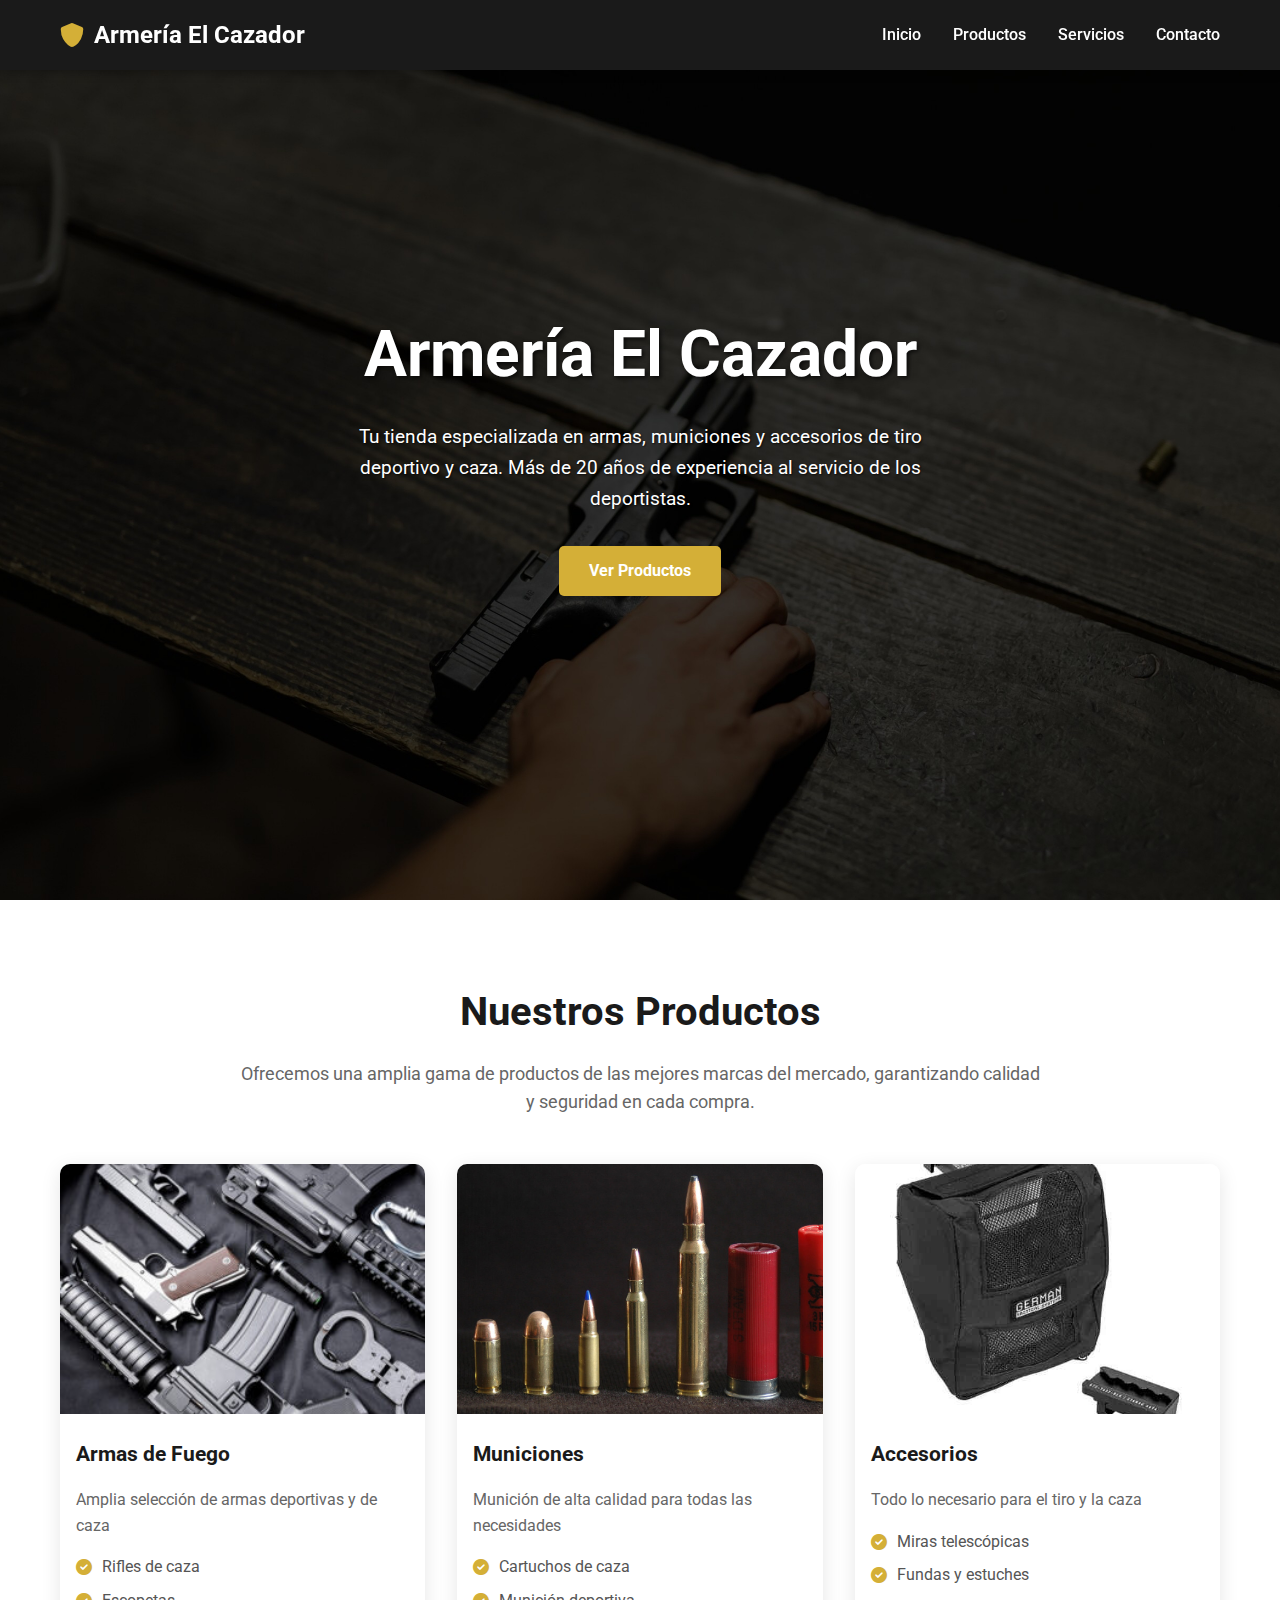
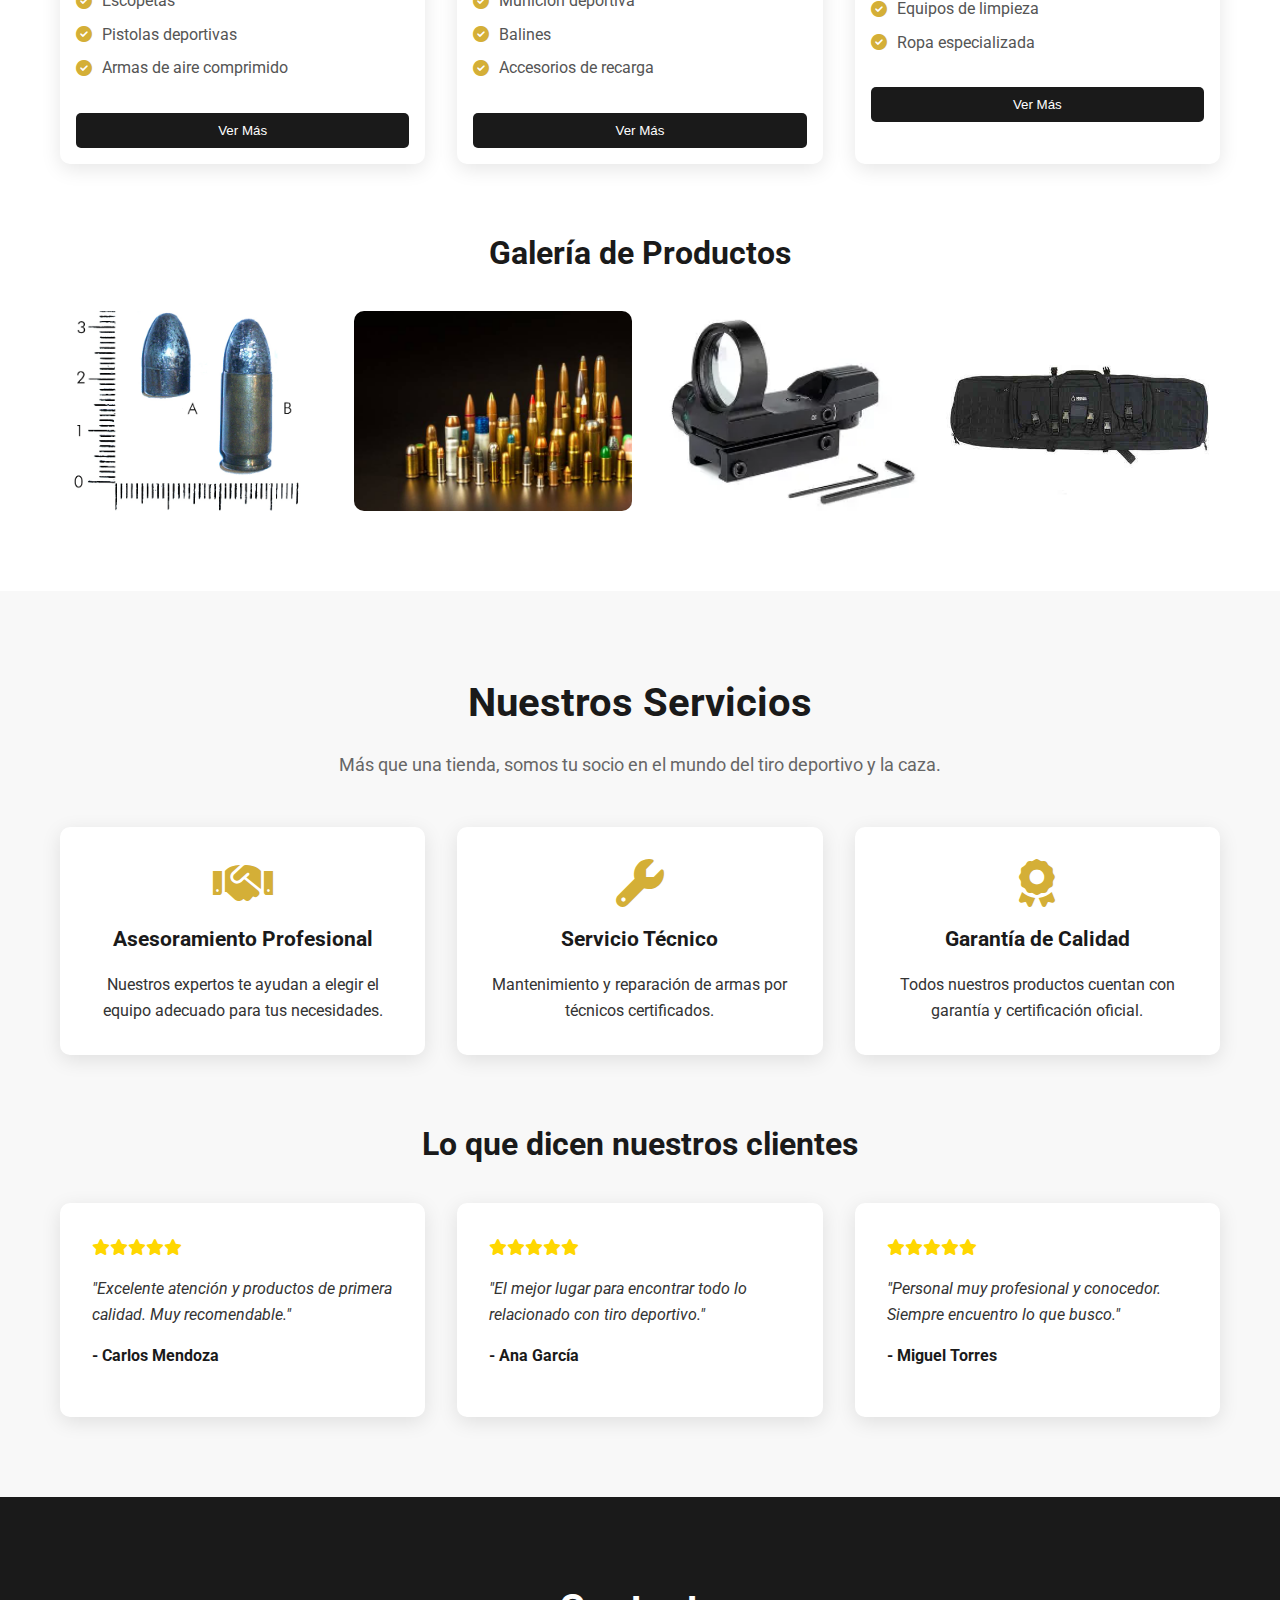
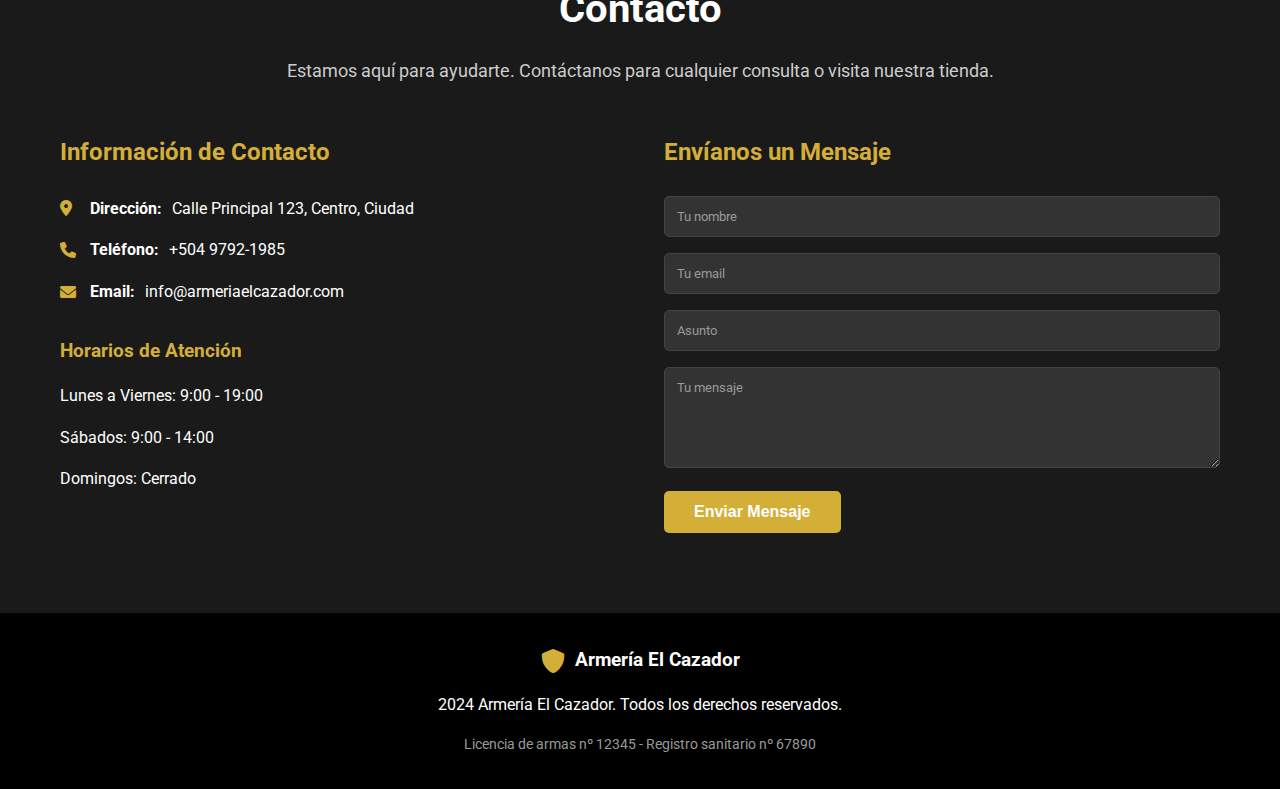
<file: Desarrolloweb_parcial-3/Dev_Web_5/index.html>
<!DOCTYPE html>
<html lang="es">
<head>
    <meta charset="UTF-8">
    <meta name="viewport" content="width=device-width, initial-scale=1.0">
    <title>Armería El Cazador - Armas, Municiones y Accesorios</title>
    <link rel="stylesheet" href="styles.css">
    <link href="https://fonts.googleapis.com/css2?family=Roboto:wght@400;700&display=swap" rel="stylesheet">
    <link href="https://cdnjs.cloudflare.com/ajax/libs/font-awesome/6.0.0-beta3/css/all.min.css" rel="stylesheet">
</head>
<body>
    <header>
        <div class="container">
            <div class="logo">
                <i class="fas fa-shield-alt"></i>
                <h1>Armería El Cazador</h1>
            </div>
            <nav>
                <ul>
                    <li><a href="#inicio">Inicio</a></li>
                    <li><a href="#productos">Productos</a></li>
                    <li><a href="#servicios">Servicios</a></li>
                    <li><a href="#contacto">Contacto</a></li>
                </ul>
            </nav>
        </div>
    </header>

    <section id="inicio" class="hero">
        <div class="hero-content">
            <h2>Armería El Cazador</h2>
            <p>Tu tienda especializada en armas, municiones y accesorios de tiro deportivo y caza. Más de 20 años de experiencia al servicio de los deportistas.</p>
            <a href="#productos" class="btn">Ver Productos</a>
        </div>
    </section>

    <section id="productos" class="products">
        <div class="container">
            <h2>Nuestros Productos</h2>
            <p class="subtitle">Ofrecemos una amplia gama de productos de las mejores marcas del mercado, garantizando calidad y seguridad en cada compra.</p>
            
            <div class="product-grid">
                <div class="product-card">
                    <img src="4KDTZ5TkGJtfiiFGnVobKR.jpeg" alt="Armas de Fuego">
                    <h3>Armas de Fuego</h3>
                    <p>Amplia selección de armas deportivas y de caza</p>
                    <ul>
                        <li><i class="fas fa-check-circle"></i> Rifles de caza</li>
                        <li><i class="fas fa-check-circle"></i> Escopetas</li>
                        <li><i class="fas fa-check-circle"></i> Pistolas deportivas</li>
                        <li><i class="fas fa-check-circle"></i> Armas de aire comprimido</li>
                    </ul>
                    <button class="btn-small">Ver Más</button>
                </div>
                <div class="product-card">
                    <img src="ThjQjiGXBqj6MQrsjBTUBN.jpg" alt="Municiones">
                    <h3>Municiones</h3>
                    <p>Munición de alta calidad para todas las necesidades</p>
                    <ul>
                        <li><i class="fas fa-check-circle"></i> Cartuchos de caza</li>
                        <li><i class="fas fa-check-circle"></i> Munición deportiva</li>
                        <li><i class="fas fa-check-circle"></i> Balines</li>
                        <li><i class="fas fa-check-circle"></i> Accesorios de recarga</li>
                    </ul>
                    <button class="btn-small">Ver Más</button>
                </div>
                <div class="product-card">
                    <img src="vTSxJM5tMtLi9EY2cFsBFo.jpg" alt="Accesorios">
                    <h3>Accesorios</h3>
                    <p>Todo lo necesario para el tiro y la caza</p>
                    <ul>
                        <li><i class="fas fa-check-circle"></i> Miras telescópicas</li>
                        <li><i class="fas fa-check-circle"></i> Fundas y estuches</li>
                        <li><i class="fas fa-check-circle"></i> Equipos de limpieza</li>
                        <li><i class="fas fa-check-circle"></i> Ropa especializada</li>
                    </ul>
                    <button class="btn-small">Ver Más</button>
                </div>
            </div>

            <h3 class="gallery-title">Galería de Productos</h3>
            <div class="gallery-grid">
                <img src="gFgSpLhfKXyS83YHS3XUXf.jpg" alt="Munición detalle">
                <img src="YqonvVYgvHatjUX4vaPFmh (1).jpg" alt="Stock de munición">
                <img src="acesorio.webp" alt="Accesorios de tiro">
                <img src="SrKtnxtmLp4ePcUafU28L.jpg" alt="Más accesorios">
            </div>
        </div>
    </section>

    <section id="servicios" class="services">
        <div class="container">
            <h2>Nuestros Servicios</h2>
            <p class="subtitle">Más que una tienda, somos tu socio en el mundo del tiro deportivo y la caza.</p>

            <div class="service-grid">
                <div class="service-card">
                    <i class="fas fa-handshake"></i>
                    <h3>Asesoramiento Profesional</h3>
                    <p>Nuestros expertos te ayudan a elegir el equipo adecuado para tus necesidades.</p>
                </div>
                <div class="service-card">
                    <i class="fas fa-wrench"></i>
                    <h3>Servicio Técnico</h3>
                    <p>Mantenimiento y reparación de armas por técnicos certificados.</p>
                </div>
                <div class="service-card">
                    <i class="fas fa-award"></i>
                    <h3>Garantía de Calidad</h3>
                    <p>Todos nuestros productos cuentan con garantía y certificación oficial.</p>
                </div>
            </div>

            <h3 class="testimonials-title">Lo que dicen nuestros clientes</h3>
            <div class="testimonial-grid">
                <div class="testimonial-card">
                    <div class="stars">
                        <i class="fas fa-star"></i><i class="fas fa-star"></i><i class="fas fa-star"></i><i class="fas fa-star"></i><i class="fas fa-star"></i>
                    </div>
                    <p>"Excelente atención y productos de primera calidad. Muy recomendable."</p>
                    <p class="author">- Carlos Mendoza</p>
                </div>
                <div class="testimonial-card">
                    <div class="stars">
                        <i class="fas fa-star"></i><i class="fas fa-star"></i><i class="fas fa-star"></i><i class="fas fa-star"></i><i class="fas fa-star"></i>
                    </div>
                    <p>"El mejor lugar para encontrar todo lo relacionado con tiro deportivo."</p>
                    <p class="author">- Ana García</p>
                </div>
                <div class="testimonial-card">
                    <div class="stars">
                        <i class="fas fa-star"></i><i class="fas fa-star"></i><i class="fas fa-star"></i><i class="fas fa-star"></i><i class="fas fa-star"></i>
                    </div>
                    <p>"Personal muy profesional y conocedor. Siempre encuentro lo que busco."</p>
                    <p class="author">- Miguel Torres</p>
                </div>
            </div>
        </div>
    </section>

    <section id="contacto" class="contact">
        <div class="container">
            <h2>Contacto</h2>
            <p class="subtitle">Estamos aquí para ayudarte. Contáctanos para cualquier consulta o visita nuestra tienda.</p>

            <div class="contact-grid">
                <div class="contact-info">
                    <h3>Información de Contacto</h3>
                    <p><i class="fas fa-map-marker-alt"></i> <strong>Dirección:</strong> Calle Principal 123, Centro, Ciudad</p>
                    <p><i class="fas fa-phone"></i> <strong>Teléfono:</strong> +504 9792-1985</p>
                    <p><i class="fas fa-envelope"></i> <strong>Email:</strong> info@armeriaelcazador.com</p>

                    <h4 class="hours-title">Horarios de Atención</h4>
                    <p>Lunes a Viernes: 9:00 - 19:00</p>
                    <p>Sábados: 9:00 - 14:00</p>
                    <p>Domingos: Cerrado</p>
                </div>

                <div class="contact-form">
                    <h3>Envíanos un Mensaje</h3>
                    <form>
                        <input type="text" placeholder="Tu nombre" required>
                        <input type="email" placeholder="Tu email" required>
                        <input type="text" placeholder="Asunto" required>
                        <textarea placeholder="Tu mensaje" rows="5" required></textarea>
                        <button type="submit" class="btn">Enviar Mensaje</button>
                    </form>
                </div>
            </div>
        </div>
    </section>

    <footer>
        <div class="container">
            <div class="footer-content">
                <div class="logo">
                    <i class="fas fa-shield-alt"></i>
                    <span>Armería El Cazador</span>
                </div>
                <p> 2024 Armería El Cazador. Todos los derechos reservados.</p>
                <p class="license">Licencia de armas nº 12345 - Registro sanitario nº 67890</p>
            </div>
        </div>
    </footer>
    
</body>
</html>
</file>
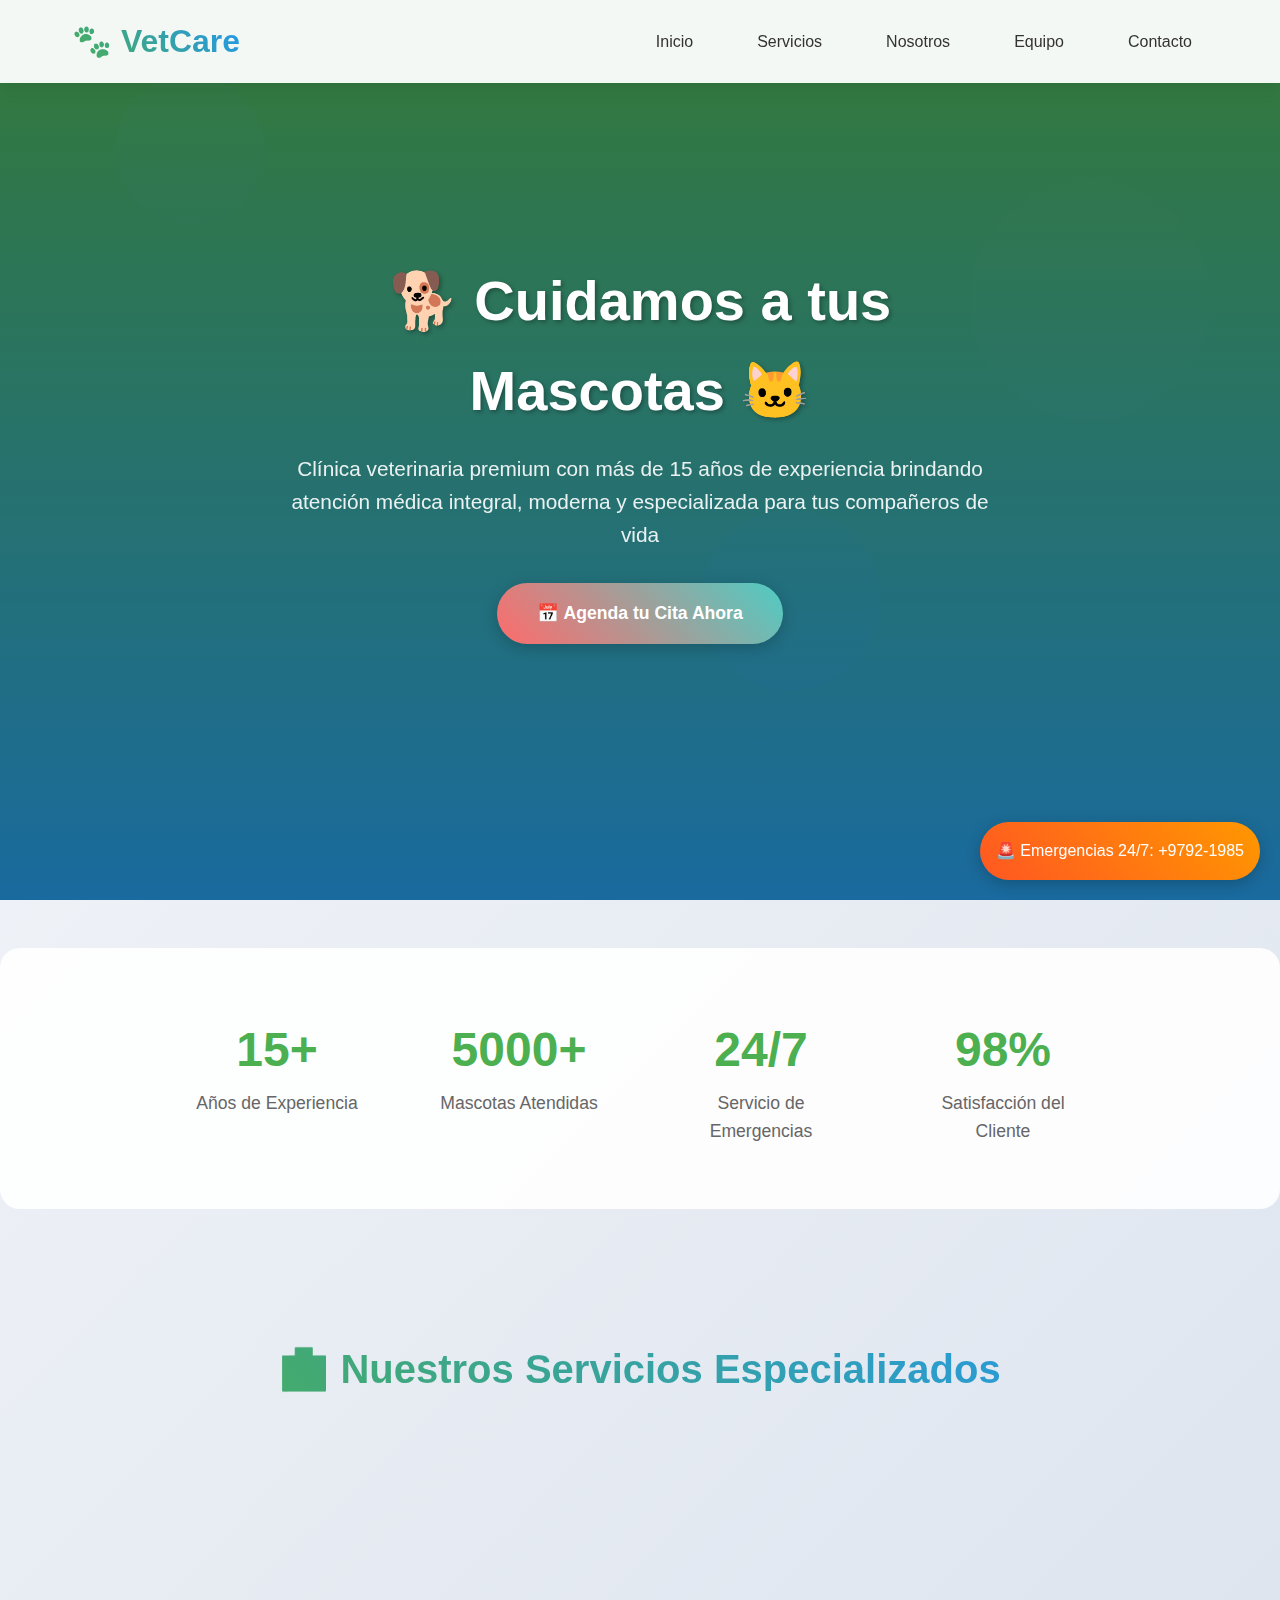
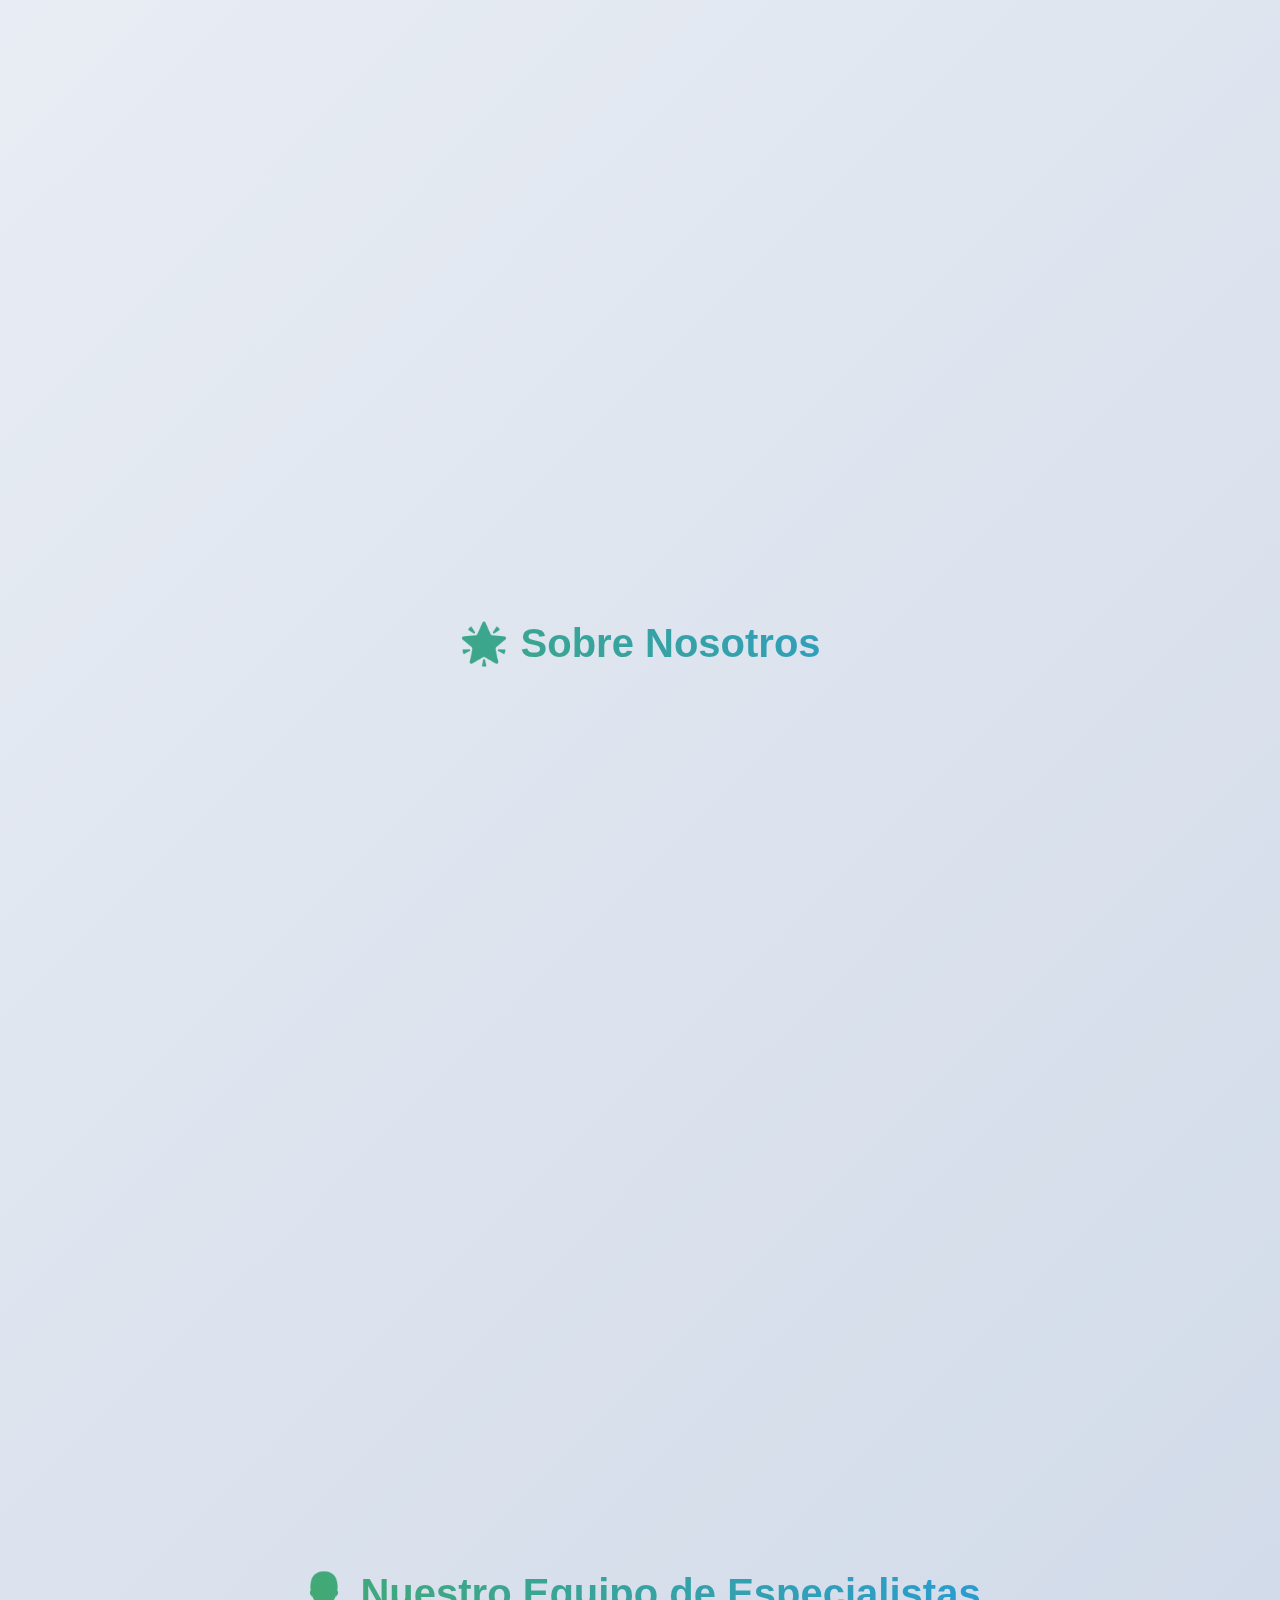
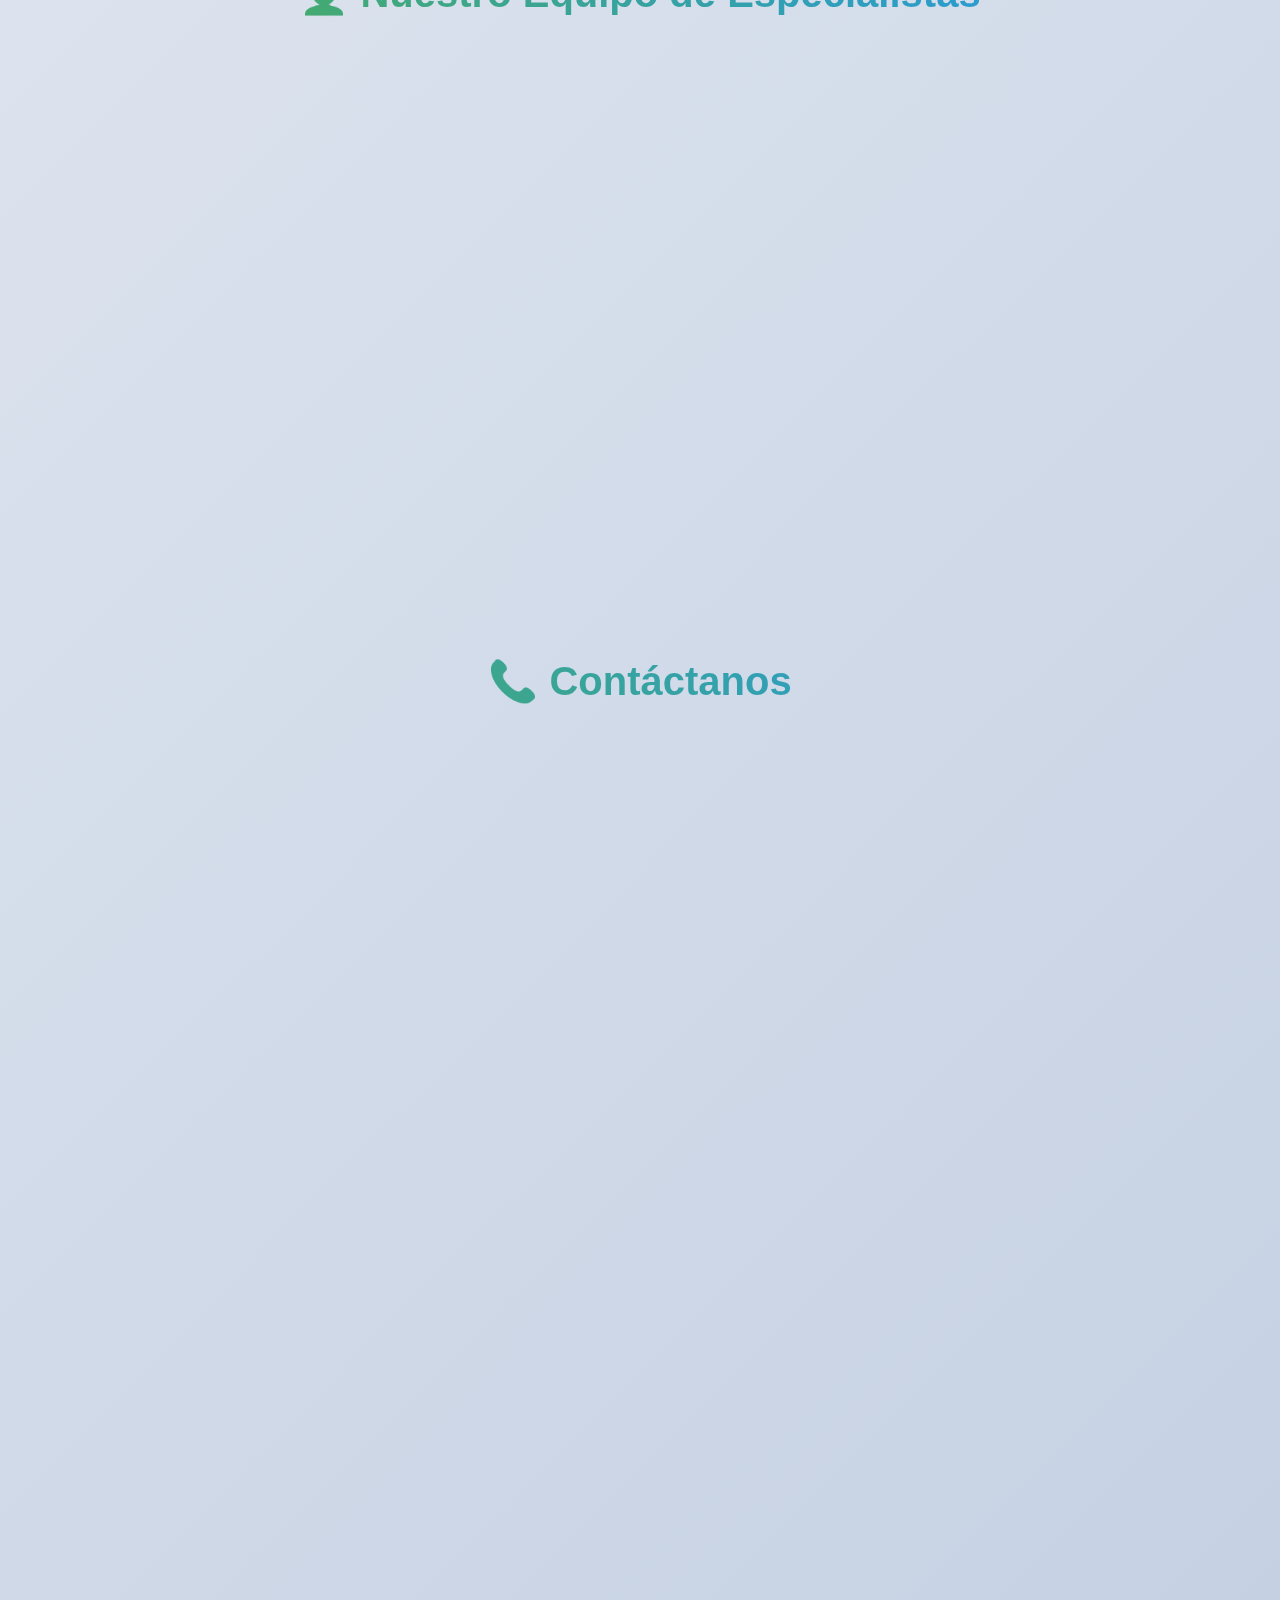
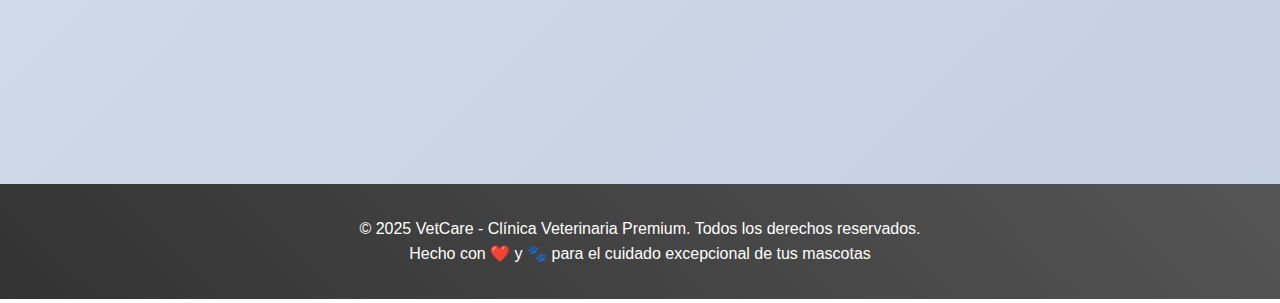
<file: Desarrolloweb_parcial-3/Dev_Web_6 examen/index.html>
<!DOCTYPE html>
<html lang="en">
<head>
    <meta charset="UTF-8">
    <meta name="viewport" content="width=device-width, initial-scale=1.0">
    <title>Document</title>
    <link rel="stylesheet" href="styles.css">
</head>
<body>
    
</body>
</html><header class="header">
        <div class="nav-container">
            <div class="logo">🐾 VetCare</div>
            <nav>
                <ul class="nav-menu">
                    <li><a href="#inicio">Inicio</a></li>
                    <li><a href="#servicios">Servicios</a></li>
                    <li><a href="#nosotros">Nosotros</a></li>
                    <li><a href="#equipo">Equipo</a></li>
                    <li><a href="#contacto">Contacto</a></li>
                </ul>
            </nav>
        </div>
    </header>

    <!-- Hero Section -->
    <section id="inicio" class="hero">
        <div class="hero-content">
            <h1>🐕 Cuidamos a tus Mascotas 🐱</h1>
            <p>Clínica veterinaria premium con más de 15 años de experiencia brindando atención médica integral, moderna y especializada para tus compañeros de vida</p>
            <a href="#contacto" class="cta-button">📅 Agenda tu Cita Ahora</a>
        </div>
    </section>

    <!-- Stats Section -->
    <div class="stats-section">
        <div class="stats-grid">
            <div class="stat-item">
                <span class="stat-number">15+</span>
                <span class="stat-label">Años de Experiencia</span>
            </div>
            <div class="stat-item">
                <span class="stat-number">5000+</span>
                <span class="stat-label">Mascotas Atendidas</span>
            </div>
            <div class="stat-item">
                <span class="stat-number">24/7</span>
                <span class="stat-label">Servicio de Emergencias</span>
            </div>
            <div class="stat-item">
                <span class="stat-number">98%</span>
                <span class="stat-label">Satisfacción del Cliente</span>
            </div>
        </div>
    </div>

    <!-- Servicios -->
    <section id="servicios" class="section">
        <h2>🏥 Nuestros Servicios Especializados</h2>
        <div class="services-grid">
            <div class="service-card fade-in">
                <span class="service-icon">🩺</span>
                <h3>Consulta General Premium</h3>
                <p>Evaluación integral y diagnóstico avanzado con tecnología de punta para el bienestar completo de tu mascota.</p>
            </div>
            <div class="service-card fade-in">
                <span class="service-icon">💉</span>
                <h3>Programa de Vacunación</h3>
                <p>Calendarios personalizados de vacunación y refuerzos para protección óptima contra enfermedades.</p>
            </div>
            <div class="service-card fade-in">
                <span class="service-icon">🔬</span>
                <h3>Laboratorio Avanzado</h3>
                <p>Análisis clínicos completos, radiografías digitales y estudios especializados con resultados rápidos.</p>
            </div>
            <div class="service-card fade-in">
                <span class="service-icon">⚕️</span>
                <h3>Cirugía Especializada</h3>
                <p>Procedimientos quirúrgicos con equipos de última generación y cuidados post-operatorios premium.</p>
            </div>
            <div class="service-card fade-in">
                <span class="service-icon">✨</span>
                <h3>Spa y Estética</h3>
                <p>Servicios completos de peluquería, baño aromático y tratamientos de belleza para tu mascota.</p>
            </div>
            <div class="service-card fade-in">
                <span class="service-icon">🚨</span>
                <h3>Emergencias 24/7</h3>
                <p>Atención de urgencias las 24 horas con equipo médico especializado siempre disponible.</p>
            </div>
        </div>
    </section>

    <!-- Sobre Nosotros -->
    <section id="nosotros" class="section">
        <h2>🌟 Sobre Nosotros</h2>
        <div class="about-content">
            <div class="about-text fade-in">
                <h3>Más de 15 años siendo la familia de tu familia</h3>
                <p>En VetCare somos más que una clínica veterinaria, somos un centro de excelencia médica dedicado al cuidado integral de tus compañeros de vida. Contamos con instalaciones de vanguardia y un equipo de especialistas comprometidos con la salud animal.</p>
                <p>Nuestra filosofía se basa en la medicina preventiva, el trato humanizado y la aplicación de las técnicas más avanzadas en medicina veterinaria. Porque sabemos que tus mascotas merecen lo mejor.</p>
                <p>Disponemos de quirófanos modernos, unidad de cuidados intensivos, laboratorio propio con equipos de última generación, área de hospitalización climatizada y sala de radiología digital para ofrecer diagnósticos precisos y tratamientos efectivos.</p>
            </div>
            <div class="about-image fade-in">
                🏥🐕‍🦺🐱
            </div>
        </div>
    </section>

    <!-- Equipo -->
    <section id="equipo" class="section">
        <h2>👨‍⚕️ Nuestro Equipo de Especialistas</h2>
        <div class="team-grid">
            <div class="team-member fade-in">
                <div class="member-photo">👨‍⚕️</div>
                <h3>Dr. Carlos Mendoza</h3>
                <p>Director Médico & Cirujano</p>
                <p>Especialista certificado en cirugía veterinaria y medicina interna con más de 20 años de experiencia internacional.</p>
            </div>
            <div class="team-member fade-in">
                <div class="member-photo">👩‍⚕️</div>
                <h3>Dra. Ana García</h3>
                <p>Medicina Interna & Diagnóstico</p>
                <p>Especialista en medicina interna, cardiología veterinaria y diagnóstico por imágenes avanzadas.</p>
            </div>
            <div class="team-member fade-in">
                <div class="member-photo">👨‍⚕️</div>
                <h3>Dr. Miguel Torres</h3>
                <p>Medicina de Emergencias</p>
                <p>Especialista en medicina de urgencias, cuidados intensivos y traumatología veterinaria.</p>
            </div>
            <div class="team-member fade-in">
                <div class="member-photo">👩‍⚕️</div>
                <h3>Dra. Laura Ruiz</h3>
                <p>Dermatología & Alergias</p>
                <p>Especialista en dermatología veterinaria, alergias y tratamientos avanzados de la piel.</p>
            </div>
        </div>
    </section>

    <!-- Contacto -->
    <section id="contacto" class="section">
        <h2>📞 Contáctanos</h2>
        <div class="contact-content">
            <div class="contact-info fade-in">
                <h3>Información de Contacto</h3>
                <div class="contact-item">
                    <span>📍</span>
                    <div>
                        <strong>Dirección:</strong><br>
                        Av. Principal 123, Centro Médico<br>
                        Ciudad, País CP 12345
                    </div>
                </div>
                <div class="contact-item">
                    <span>📱</span>
                    <div>
                        <strong>Teléfonos:</strong><br>
                        Principal: +504 9792-1985<br>
                        Emergencias: +504 9575-3400-PETS
                    </div>
                </div>
                <div class="contact-item">
                    <span>📧</span>
                    <div>
                        <strong>Email:</strong><br>
                        info@vetcare.com<br>
                        emergencias@vetcare.com
                    </div>
                </div>
                <div class="contact-item">
                    <span>🕒</span>
                    <div>
                        <strong>Horarios de Atención:</strong><br>
                        Lunes - Viernes: 8:00 AM - 8:00 PM<br>
                        Sábados: 9:00 AM - 6:00 PM<br>
                        Domingos: Solo Emergencias<br>
                        <strong>Emergencias 24/7</strong>
                    </div>
                </div>
            </div>
            <div class="contact-form fade-in">
                <h3>Agenda tu Cita</h3>
                <form id="contactForm">
                    <div class="form-group">
                        <label for="nombre">👤 Nombre Completo</label>
                        <input type="text" id="nombre" name="nombre" required placeholder="Tu nombre completo">
                    </div>
                    <div class="form-group">
                        <label for="email">📧 Email</label>
                        <input type="email" id="email" name="email" required placeholder="tu@email.com">
                    </div>
                    <div class="form-group">
                        <label for="telefono">📱 Teléfono</label>
                        <input type="tel" id="telefono" name="telefono" placeholder="+1 (555) 123-4567">
                    </div>
                    <div class="form-group">
                        <label for="mascota">🐾 Nombre de tu Mascota</label>
                        <input type="text" id="mascota" name="mascota" placeholder="Nombre de tu compañero peludo">
                    </div>
                    <div class="form-group">
                        <label for="servicio">🏥 Servicio Requerido</label>
                        <select id="servicio" name="servicio">
                            <option value="">Selecciona un servicio...</option>
                            <option value="consulta">Consulta General</option>
                            <option value="vacunacion">Vacunación</option>
                            <option value="laboratorio">Laboratorio</option>
                            <option value="cirugia">Cirugía</option>
                            <option value="estetica">Spa y Estética</option>
                            <option value="emergencia">Emergencia</option>
                        </select>
                    </div>
                    <div class="form-group">
                        <label for="mensaje">💬 Mensaje o Síntomas</label>
                        <textarea id="mensaje" name="mensaje" rows="4" required placeholder="Describe los síntomas o motivo de la consulta..."></textarea>
                    </div>
                    <button type="submit" class="submit-btn">🚀 Enviar Solicitud</button>
                </form>
            </div>
        </div>
    </section>

    <!-- Footer -->
    <footer class="footer">
        <p>© 2025 VetCare - Clínica Veterinaria Premium. Todos los derechos reservados.</p>
        <p>Hecho con ❤️ y 🐾 para el cuidado excepcional de tus mascotas</p>
    </footer>

    <!-- Emergency Banner -->
    <div class="emergency-banner">
        🚨 Emergencias 24/7: +9792-1985
    </div>

    <script>
        // Smooth scrolling for navigation links
        document.querySelectorAll('a[href^="#"]').forEach(anchor => {
            anchor.addEventListener('click', function (e) {
                e.preventDefault();
                document.querySelector(this.getAttribute('href')).scrollIntoView({
                    behavior: 'smooth'
                });
            });
        });

        // Fade in animation on scroll
        const observerOptions = {
            threshold: 0.1,
            rootMargin: '0px 0px -50px 0px'
        };

        const observer = new IntersectionObserver(function(entries) {
            entries.forEach(entry => {
                if (entry.isIntersecting) {
                    entry.target.classList.add('visible');
                }
            });
        }, observerOptions);

        document.querySelectorAll('.fade-in').forEach(el => {
            observer.observe(el);
        });

        // Header background on scroll
        window.addEventListener('scroll', function() {
            const header = document.querySelector('.header');
            if (window.scrollY > 100) {
                header.style.background = 'rgba(255, 255, 255, 0.98)';
            } else {
                header.style.background = 'rgba(255, 255, 255, 0.95)';
            }
        });

        // Form submission with enhanced feedback
        document.getElementById('contactForm').addEventListener('submit', function(e) {
            e.preventDefault();
            
            // Simple form validation and feedback
            const formData = new FormData(this);
            const data = Object.fromEntries(formData);
            
            // Simulate form submission
            const submitBtn = this.querySelector('.submit-btn');
            const originalText = submitBtn.textContent;
            
            submitBtn.textContent = '⏳ Enviando...';
            submitBtn.disabled = true;
            
            setTimeout(() => {
                alert('✅ ¡Mensaje enviado exitosamente! Te contactaremos pronto para confirmar tu cita.');
                submitBtn.textContent = '✅ ¡Enviado!';
                
                setTimeout(() => {
                    this.reset();
                    submitBtn.textContent = originalText;
                    submitBtn.disabled = false;
                }, 2000);
            }, 1500);
        });

        // Add select styling for service dropdown
        const selectStyle = `
            select {
                width: 100%;
                padding: 0.8rem;
                border: 2px solid #e0e0e0;
                border-radius: 10px;
                font-size: 1rem;
                transition: all 0.3s ease;
                background: white;
            }
            select:focus {
                outline: none;
                border-color: #4CAF50;
                box-shadow: 0 0 0 3px rgba(76, 175, 80, 0.1);
            }
        `;
        
        const styleSheet = document.createElement('style');
        styleSheet.textContent = selectStyle;
        document.head.appendChild(styleSheet);
    </script>
</body>
</html>
</file>
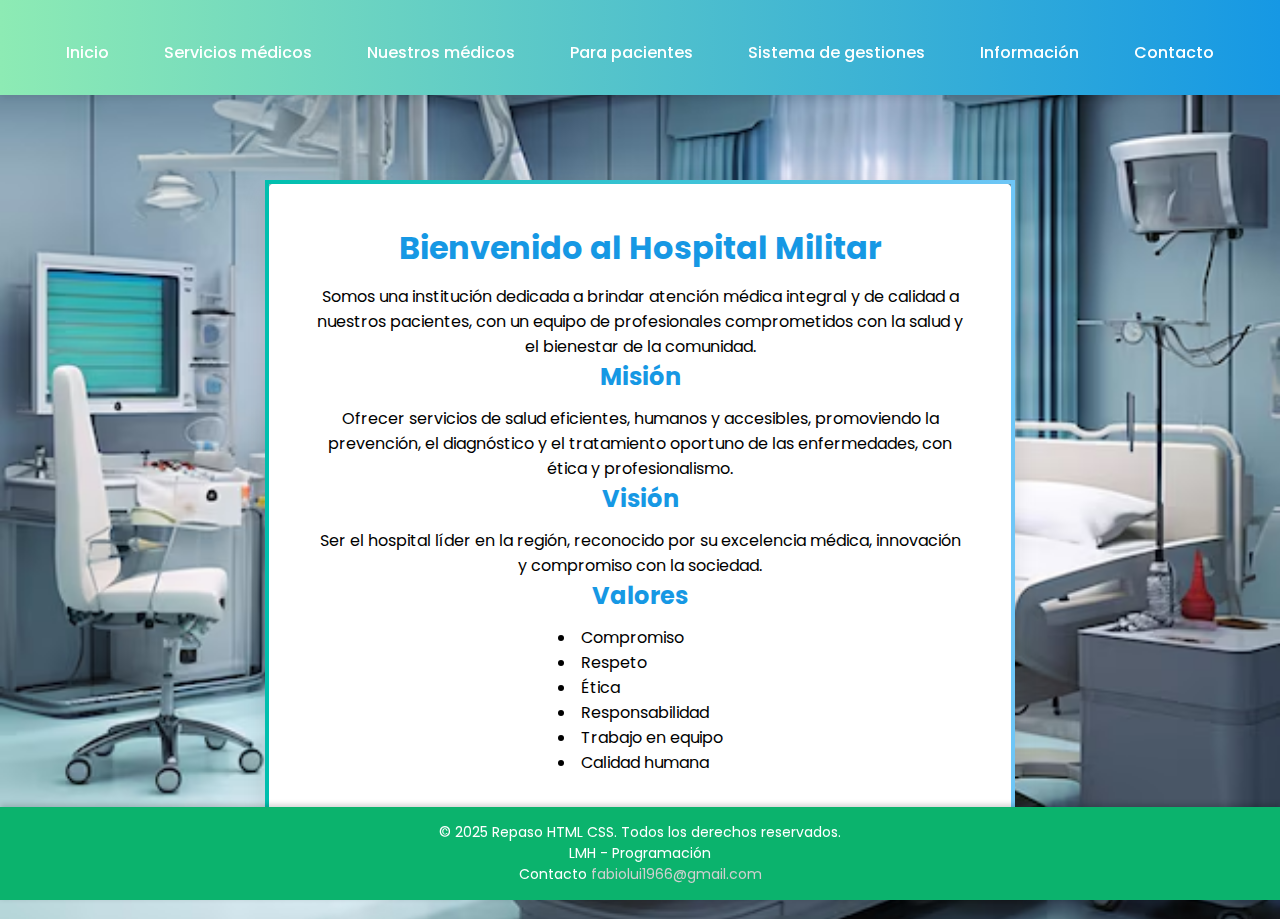
<file: Desarrolloweb_parcial-3/DevWeb_2/DevWeb_2/index.html>
<!DOCTYPE html>
<html lang="en">
<head>
    <meta charset="UTF-8" />
    <meta name="viewport" content="width=device-width, initial-scale=1.0" />
    <title>Contactos - Hospital liceista SPS</title>
    <link rel="stylesheet" href="styles.css" />
    <link rel="shortcut icon" href="Img/hospital.png" type="image/x-icon">
</head>
<body>
    <!-- Encabezado -->
    <header>
        <nav>
            <ul>
                <li><a href="index.html">Inicio</a></li>

                <li>
                    <a href="servicios_medicos.html">Servicios médicos</a>
                    <div>
                        <ul>
                            <li><a href="#">Consulta médica</a></li>
                            <li><a href="#">Laboratorio</a></li>
                            <li><a href="#">Farmacia</a></li>
                            <li><a href="#">Rayos X</a></li>
                            <li><a href="#">Ultrasonido</a></li>
                        </ul>
                    </div>
                </li>

                <li>
                    <a href="nuestros_medicos.html">Nuestros médicos</a>
                    <div>
                        <ul>
                            <li><a href="#">Dr. Maynor López</a></li>
                            <li><a href="#">Dra. Ana Pérez</a></li>
                            <li><a href="#">Dr. Juan García</a></li>
                            <li><a href="#">Dra. María López</a></li>
                        </ul>
                    </div>
                </li>

                <li>
                    <a href="para_pacientes.html">Para pacientes</a>
                    <div>
                        <ul>
                            <li><a href="#">Citas médicas</a></li>
                            <li><a href="#">Resultados de laboratorio</a></li>
                            <li><a href="#">Recetas médicas</a></li>
                            <li><a href="#">Información de seguros</a></li>
                        </ul>
                    </div>
                </li>

                <li>
                    <a href="sistema_de_gestiones.html">Sistema de gestiones</a>
                    <div>
                        <ul>
                            <li><a href="../DevWeb_1/medicos.php">Médicos</a></li>
                            <li><a href="../DevWeb_1/pacientes.php">Pacientes</a></li>
                            <li><a href="../DevWeb_1/historial_medico.php">Historial Médico</a></li>
                            <li><a href="../DevWeb_1/especialidades.php">Especialidades</a></li>
                            <li><a href="../DevWeb_1/citas.php">Citas</a></li>
                        </ul>
                    </div>
                </li>

                <li>
                    <a href="informacion.html">Información</a>
                    <div>
                        <ul>
                            <li><a href="#">Historia del hospital</a></li>
                            <li><a href="#">Misión y visión</a></li>
                            <li><a href="#">Valores</a></li>
                            <li><a href="#">Ubicación</a></li>
                        </ul>
                    </div>
                </li>

                <li><a href="contacto.html">Contacto</a></li>
            </ul>
        </nav>
    </header>
    <!-- Contenido principal -->
    <main>
    <div class="info-box-index">
        <h1>Bienvenido al Hospital Militar</h1>
        <p>
            Somos una institución dedicada a brindar atención médica integral y de calidad a nuestros pacientes, con un equipo de profesionales comprometidos con la salud y el bienestar de la comunidad.
        </p>
        <h2>Misión</h2>
        <p>
            Ofrecer servicios de salud eficientes, humanos y accesibles, promoviendo la prevención, el diagnóstico y el tratamiento oportuno de las enfermedades, con ética y profesionalismo.
        </p>
        <h2>Visión</h2>
        <p>
            Ser el hospital líder en la región, reconocido por su excelencia médica, innovación y compromiso con la sociedad.
        </p>
        <h2>Valores</h2>
        <ul>
            <li>Compromiso</li>
            <li>Respeto</li>
            <li>Ética</li>
            <li>Responsabilidad</li>
            <li>Trabajo en equipo</li>
            <li>Calidad humana</li>
        </ul>
    </div>
</main>
    <!-- Pie de página -->
    <footer>
    <p>&copy; 2025 Repaso HTML CSS. Todos los derechos reservados.</p>
    <p>LMH - Programación</p>
    <p> Contacto <a href="mailto:fabiolui1966@gmail.com">fabiolui1966@gmail.com</a></p>
</footer>
</body>

</html>
</file>
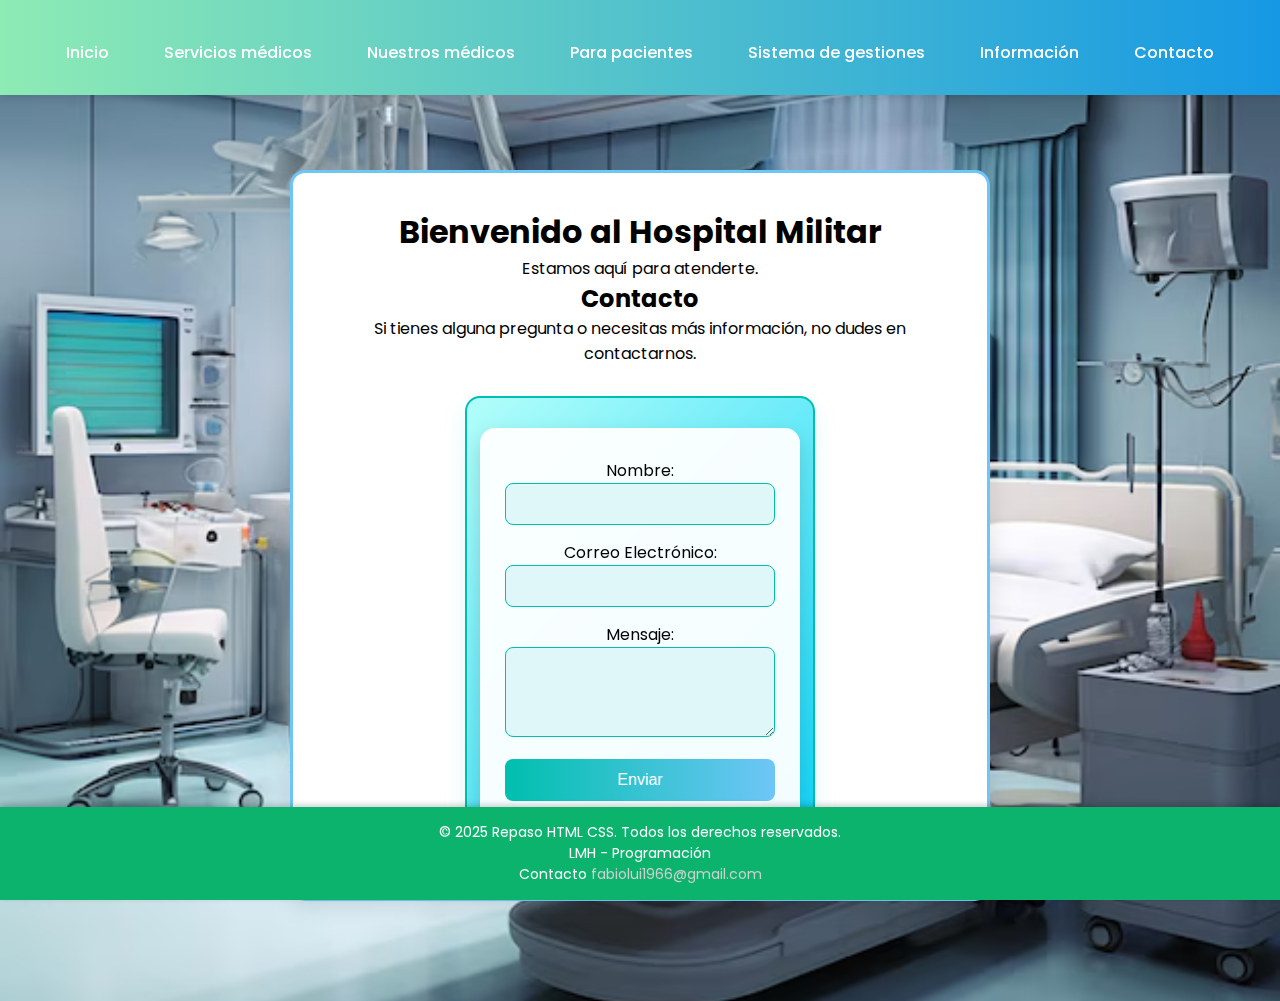
<file: Desarrolloweb_parcial-3/DevWeb_2/DevWeb_2/contacto.html>
<!DOCTYPE html>
<html lang="en">

<head>
    <meta charset="UTF-8" />
    <meta name="viewport" content="width=device-width, initial-scale=1.0" />
    <title>Hospital Militar</title>
    <link rel="stylesheet" href="styles.css" />
    <link rel="shortcut icon" href="Img/hospital.png" type="image/x-icon">
</head>

<body>
    <!-- Encabezado -->
    <header>
        <nav>
            <ul>
                <li><a href="index.html">Inicio</a></li>

                <li>
                    <a href="servicios_medicos.html">Servicios médicos</a>
                    <div>
                        <ul>
                            <li><a href="#">Consulta médica</a></li>
                            <li><a href="#">Laboratorio</a></li>
                            <li><a href="#">Farmacia</a></li>
                            <li><a href="#">Rayos X</a></li>
                            <li><a href="#">Ultrasonido</a></li>
                        </ul>
                    </div>
                </li>

                <li>
                    <a href="nuestros_medicos.html">Nuestros médicos</a>
                    <div>
                        <ul>
                            <li><a href="#">Dr. Maynor López</a></li>
                            <li><a href="#">Dra. Ana Pérez</a></li>
                            <li><a href="#">Dr. Juan García</a></li>
                            <li><a href="#">Dra. María López</a></li>
                        </ul>
                    </div>
                </li>

                <li>
                    <a href="para_pacientes.html">Para pacientes</a>
                    <div>
                        <ul>
                            <li><a href="#">Citas médicas</a></li>
                            <li><a href="#">Resultados de laboratorio</a></li>
                            <li><a href="#">Recetas médicas</a></li>
                            <li><a href="#">Información de seguros</a></li>
                        </ul>
                    </div>
                </li>

                <li>
                    <a href="sistema_de_gestiones.html">Sistema de gestiones</a>
                    <div>
                        <ul>
                            <li><a href="../DevWeb_1/medicos.php">Médicos</a></li>
                            <li><a href="../DevWeb_1/pacientes.php">Pacientes</a></li>
                            <li><a href="../DevWeb_1/historial_medico.php">Historial Médico</a></li>
                            <li><a href="../DevWeb_1/especialidades.php">Especialidades</a></li>
                            <li><a href="../DevWeb_1/citas.php">Citas</a></li>
                        </ul>
                    </div>
                </li>

                <li>
                    <a href="informacion.html">Información</a>
                    <div>
                        <ul>
                            <li><a href="#">Historia del hospital</a></li>
                            <li><a href="#">Misión y visión</a></li>
                            <li><a href="#">Valores</a></li>
                            <li><a href="#">Ubicación</a></li>
                        </ul>
                    </div>
                </li>

                <li><a href="contacto.html">Contacto</a></li>
            </ul>
        </nav>
    </header>
    <!-- Contenido principal -->
    <main>
    <div class="info-box">
        <h1>Bienvenido al Hospital Militar</h1>
        <p>Estamos aquí para atenderte.</p>
        <h2>Contacto</h2>
        <p>Si tienes alguna pregunta o necesitas más información, no dudes en contactarnos.</p>
        <div class="form-box">
            <form action="#" method="post">
                <div class="form-group">
                    <label for="nombre">Nombre:</label>
                    <input type="text" id="nombre" name="nombre" required />
                </div>
                <div class="form-group">
                    <label for="email">Correo Electrónico:</label>
                    <input type="email" id="email" name="email" required />
                </div>
                <div class="form-group">
                    <label for="mensaje">Mensaje:</label>
                    <textarea id="mensaje" name="mensaje" rows="4" required></textarea>
                </div>
                <button type="submit">Enviar</button>
            </form>
        </div>
    </div>
</main>
    <!-- encabezado secundario -->
    <footer>
    <p>&copy; 2025 Repaso HTML CSS. Todos los derechos reservados.</p>
    <p>LMH - Programación</p>
    <p> Contacto <a href="mailto:fabiolui1966@gmail.com">fabiolui1966@gmail.com</a></p>
</footer>
</body>

</html>
</file>
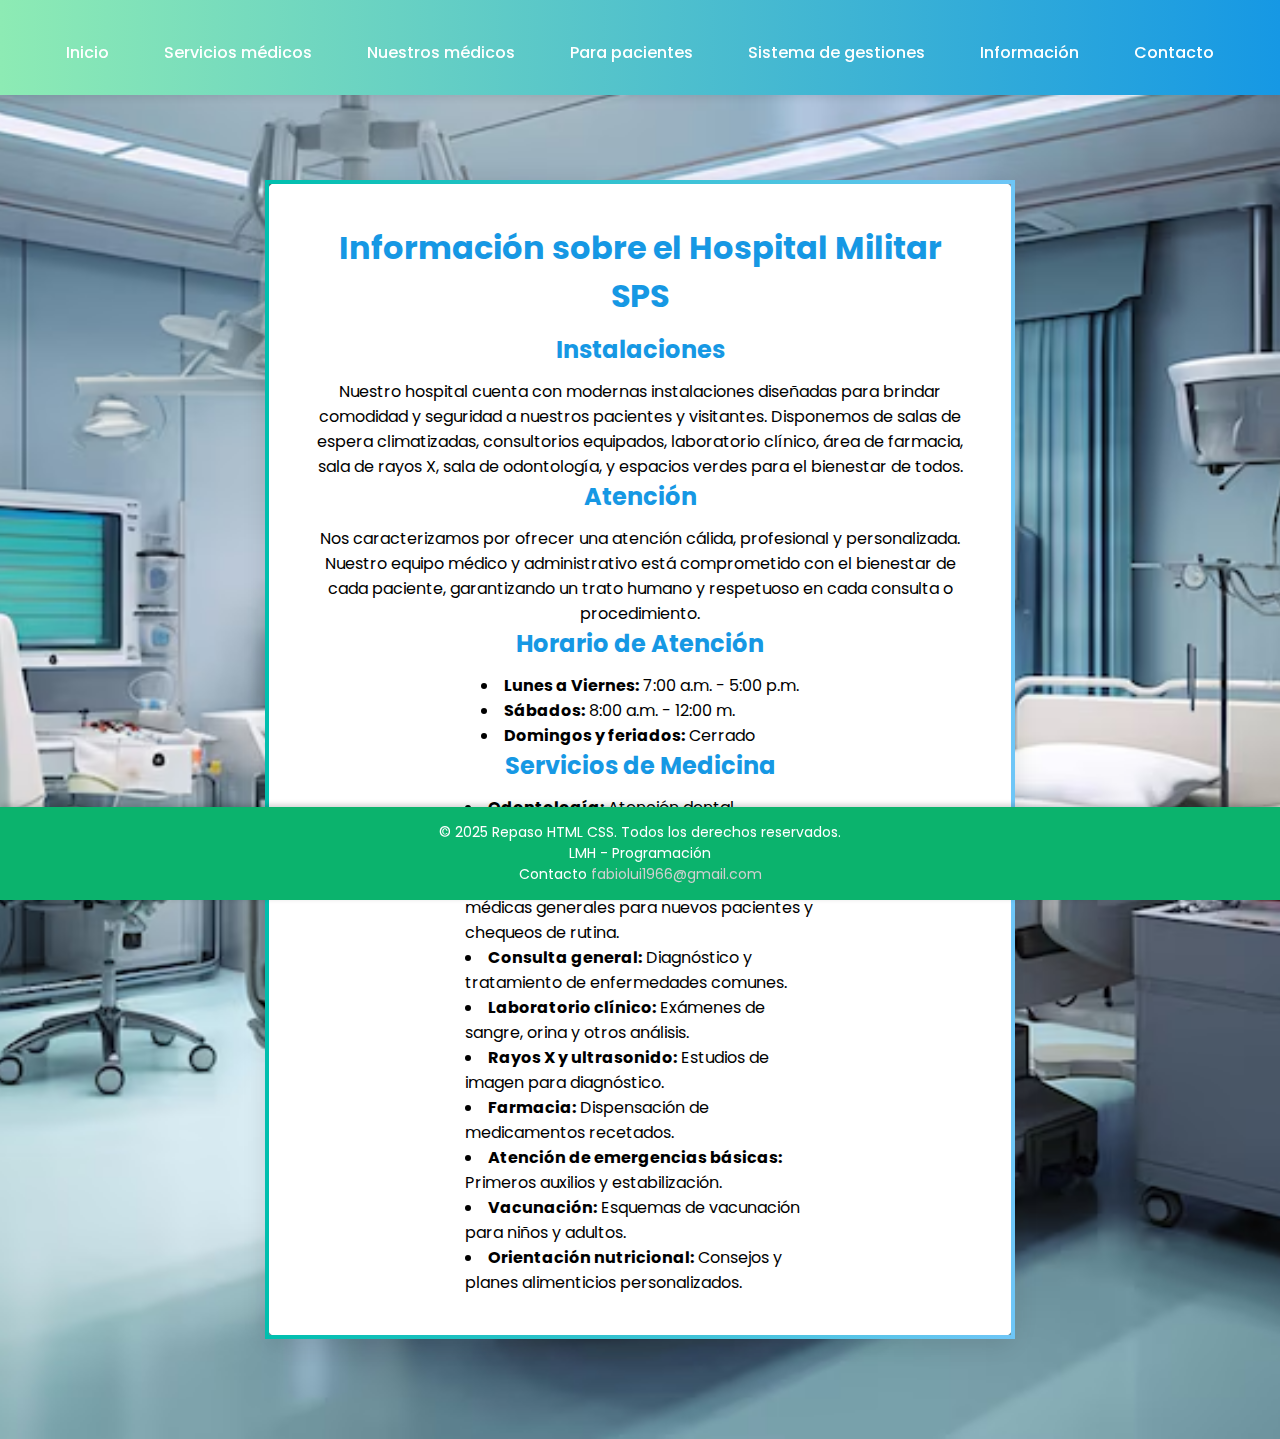
<file: Desarrolloweb_parcial-3/DevWeb_2/DevWeb_2/informacion.html>
<!DOCTYPE html>
<html lang="en">

<head>
    <meta charset="UTF-8" />
    <meta name="viewport" content="width=device-width, initial-scale=1.0" />
    <title>Hospital Militar</title>
    <link rel="stylesheet" href="styles.css" />
    <link rel="shortcut icon" href="Img/hospital.png" type="image/x-icon">
</head>

<script>
function mostrarInfo(opcion) {
    const info = {
        historia: `<h2>Historia del hospital</h2>
            <p>El Hospital Militar SPS fue fundado en 1985 con el objetivo de brindar atención médica de calidad a los miembros de las Fuerzas Armadas y sus familias. A lo largo de los años, ha abierto sus puertas a la comunidad en general, convirtiéndose en un referente de salud en la región norte del país. Sus modernas instalaciones y su equipo humano han permitido la evolución constante de los servicios ofrecidos.</p>
            <p>Actualmente, el hospital cuenta con múltiples especialidades, tecnología de punta y un compromiso permanente con la excelencia médica y la atención humanizada.</p>`,

        mision: `<h2>Misión y visión</h2>
            <p><strong>Misión:</strong> Ofrecer servicios de salud eficientes, humanos y accesibles, promoviendo la prevención, el diagnóstico y el tratamiento oportuno de las enfermedades, con ética y profesionalismo.</p>
            <p><strong>Visión:</strong> Ser el hospital líder en la región, reconocido por su excelencia médica, innovación y compromiso con la sociedad.</p>`,

        valores: `<h2>Valores</h2>
            <ul>
                <li><strong>Compromiso:</strong> Dedicación total al bienestar de los pacientes.</li>
                <li><strong>Respeto:</strong> Trato digno y cordial a cada persona.</li>
                <li><strong>Ética:</strong> Actuar con integridad y responsabilidad profesional.</li>
                <li><strong>Responsabilidad:</strong> Cumplimiento de deberes y promesas.</li>
                <li><strong>Trabajo en equipo:</strong> Colaboración entre todas las áreas para un mejor servicio.</li>
                <li><strong>Calidad humana:</strong> Empatía y calidez en la atención.</li>
            </ul>`,

        ubicacion: `<h2>Ubicación</h2>
            <p>El Hospital Militar SPS está ubicado en la ciudad de San Pedro Sula, en una zona de fácil acceso y con amplias instalaciones para la comodidad de pacientes y visitantes.</p>
            <ul>
                <li><strong>Dirección:</strong> Colonia Militar, 2da Avenida, San Pedro Sula, Honduras.</li>
                <li><strong>Teléfono:</strong> <a href="tel:+50412345678">+504 1234-5678</a></li>
                <li><strong>Correo electrónico:</strong> <a href="mailto:info@hospitalmilitar.com">info@hospitalmilitar.com</a></li>
            </ul>
            <iframe src="https://www.google.com/maps?q=Hospital+Militar+San+Pedro+Sula&output=embed" width="100%" height="250" style="border:0; border-radius:10px; margin-top:10px;" allowfullscreen="" loading="lazy"></iframe>`
    };
    document.getElementById('info-content').innerHTML = info[opcion] || '<h2>Opción no encontrada</h2>';
}
</script>

<body>
    <!-- Encabezado -->
    <header>
        <nav>
            <ul>
                <li><a href="index.html">Inicio</a></li>

                <li>
                    <a href="servicios_medicos.html">Servicios médicos</a>
                    <div>
                        <ul>
                            <li><a href="#">Consulta médica</a></li>
                            <li><a href="#">Laboratorio</a></li>
                            <li><a href="#">Farmacia</a></li>
                            <li><a href="#">Rayos X</a></li>
                            <li><a href="#">Ultrasonido</a></li>
                        </ul>
                    </div>
                </li>

                <li>
                    <a href="nuestros_medicos.html">Nuestros médicos</a>
                    <div>
                        <ul>
                            <li><a href="#">Dr. Maynor López</a></li>
                            <li><a href="#">Dra. Ana Pérez</a></li>
                            <li><a href="#">Dr. Juan García</a></li>
                            <li><a href="#">Dra. María López</a></li>
                        </ul>
                    </div>
                </li>

                <li>
                    <a href="para_pacientes.html">Para pacientes</a>
                    <div>
                        <ul>
                            <li><a href="#">Citas médicas</a></li>
                            <li><a href="#">Resultados de laboratorio</a></li>
                            <li><a href="#">Recetas médicas</a></li>
                            <li><a href="#">Información de seguros</a></li>
                        </ul>
                    </div>
                </li>

                <li>
                    <a href="sistema_de_gestiones.html">Sistema de gestiones</a>
                    <div>
                        <ul>
                            <li><a href="../DevWeb_1/medicos.php">Médicos</a></li>
                            <li><a href="../DevWeb_1/pacientes.php">Pacientes</a></li>
                            <li><a href="../DevWeb_1/historial_medico.php">Historial Médico</a></li>
                            <li><a href="../DevWeb_1/especialidades.php">Especialidades</a></li>
                            <li><a href="../DevWeb_1/citas.php">Citas</a></li>
                        </ul>
                    </div>
                </li>

                <li>
                    <a href="informacion.html">Información</a>
                    <div>
                        <ul>
                            <li><a href="#" onclick="mostrarInfo('historia')">Historia del hospital</a></li>
                            <li><a href="#" onclick="mostrarInfo('mision')">Misión y visión</a></li>
                            <li><a href="#" onclick="mostrarInfo('valores')">Valores</a></li>
                            <li><a href="#" onclick="mostrarInfo('ubicacion')">Ubicación</a></li>
                        </ul>
                    </div>
                </li>

                <li><a href="contacto.html">Contacto</a></li>
            </ul>
        </nav>
    </header>
    <!-- Contenido principal -->
    <main>
    <section class="info-box-index">
        <h1>Información sobre el Hospital Militar SPS</h1>
        
        <h2>Instalaciones</h2>
        <p>
            Nuestro hospital cuenta con modernas instalaciones diseñadas para brindar comodidad y seguridad a nuestros pacientes y visitantes. Disponemos de salas de espera climatizadas, consultorios equipados, laboratorio clínico, área de farmacia, sala de rayos X, sala de odontología, y espacios verdes para el bienestar de todos.
        </p>
        
        <h2>Atención</h2>
        <p>
            Nos caracterizamos por ofrecer una atención cálida, profesional y personalizada. Nuestro equipo médico y administrativo está comprometido con el bienestar de cada paciente, garantizando un trato humano y respetuoso en cada consulta o procedimiento.
        </p>
        
        <h2>Horario de Atención</h2>
        <ul>
            <li><strong>Lunes a Viernes:</strong> 7:00 a.m. - 5:00 p.m.</li>
            <li><strong>Sábados:</strong> 8:00 a.m. - 12:00 m.</li>
            <li><strong>Domingos y feriados:</strong> Cerrado</li>
        </ul>
        
        <h2>Servicios de Medicina</h2>
        <ul>
            <li><strong>Odontología:</strong> Atención dental preventiva y correctiva, limpiezas, extracciones y tratamientos de caries.</li>
            <li><strong>Primeros chequeos:</strong> Evaluaciones médicas generales para nuevos pacientes y chequeos de rutina.</li>
            <li><strong>Consulta general:</strong> Diagnóstico y tratamiento de enfermedades comunes.</li>
            <li><strong>Laboratorio clínico:</strong> Exámenes de sangre, orina y otros análisis.</li>
            <li><strong>Rayos X y ultrasonido:</strong> Estudios de imagen para diagnóstico.</li>
            <li><strong>Farmacia:</strong> Dispensación de medicamentos recetados.</li>
            <li><strong>Atención de emergencias básicas:</strong> Primeros auxilios y estabilización.</li>
            <li><strong>Vacunación:</strong> Esquemas de vacunación para niños y adultos.</li>
            <li><strong>Orientación nutricional:</strong> Consejos y planes alimenticios personalizados.</li>
        </ul>
    </section>
</main>
    <!-- encabezado secundario -->
    <footer>
    <p>&copy; 2025 Repaso HTML CSS. Todos los derechos reservados.</p>
    <p>LMH - Programación</p>
    <p> Contacto <a href="mailto:fabiolui1966@gmail.com">fabiolui1966@gmail.com</a></p>
</footer>
</body>

</html>
</file>
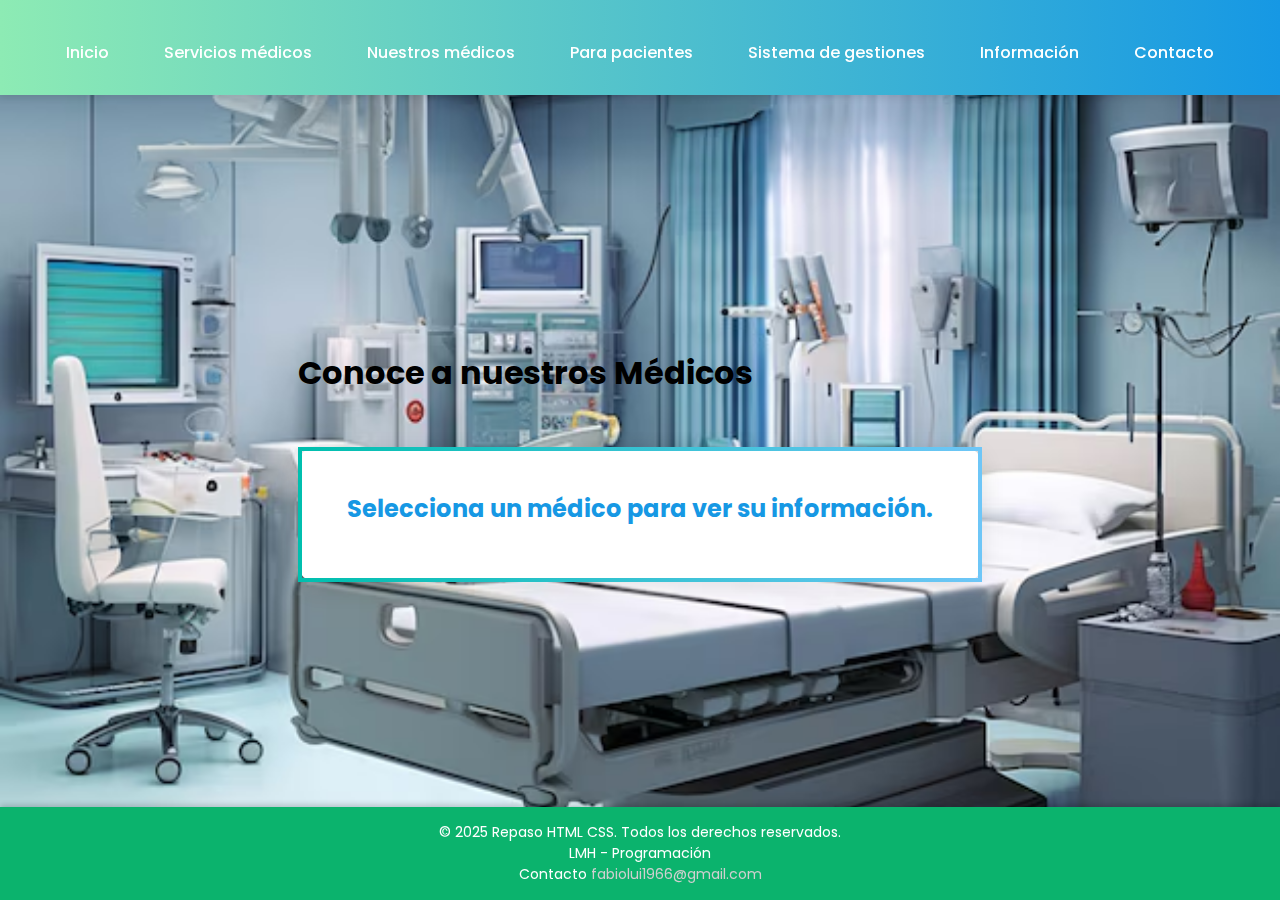
<file: Desarrolloweb_parcial-3/DevWeb_2/DevWeb_2/nuestros_medicos.html>
<!DOCTYPE html>
<html lang="en">

<head>
    <meta charset="UTF-8" />
    <meta name="viewport" content="width=device-width, initial-scale=1.0" />
    <title>Hospital Militar</title>
    <link rel="stylesheet" href="styles.css" />
    <link rel="shortcut icon" href="Img/hospital.png" type="image/x-icon">

</head>

<script>
function mostrarMedico(medico) {
    const info = {
        maynor: `<h2>Dr. Maynor López</h2>
            <img src="Img/mayrno.jpeg" alt="Doc. Maynor López" style="max-width:180px; border-radius:10px;"><br>
            <p><strong>Especialidad:</strong> Medicina Interna</p>
            <p>El Dr. Maynor López es un médico altamente calificado con años de experiencia en el campo de la medicina. Su dedicación y profesionalismo lo convierten en una parte invaluable de nuestro equipo.</p>
            <ul>
                <li>Graduado de la UNAH</li>
                <li>Más de 15 años de experiencia</li>
                <li>Miembro de la Asociación Médica Nacional</li>
            </ul>`,
        ana: `<h2>Dra. Ana Pérez</h2>
            <img src="Img/ana.jpg" alt="Dra. Ana Pérez" style="max-width:180px; border-radius:10px;"><br>
            <p><strong>Especialidad:</strong> Pediatría</p>
            <p>La Dra. Ana Pérez es reconocida por su trato cálido y profesional con los niños y sus familias. Ha trabajado en hospitales nacionales e internacionales.</p>
            <ul>
                <li>Especialista en enfermedades infantiles</li>
                <li>10 años de experiencia</li>
                <li>Participación en campañas de vacunación</li>
            </ul>`,
        juan: `<h2>Dr. Juan García</h2>
            <img src="Img/miguel.jpg" alt="Dr. Juan García" style="max-width:180px; border-radius:10px;"><br>
            <p><strong>Especialidad:</strong> Cirugía General</p>
            <p>El Dr. Juan García es experto en procedimientos quirúrgicos y atención postoperatoria, comprometido con la seguridad y recuperación de sus pacientes.</p>
            <ul>
                <li>Cirujano certificado</li>
                <li>8 años de experiencia</li>
                <li>Capacitación internacional en técnicas mínimamente invasivas</li>
            </ul>`,
        maria: `<h2>Dra. María López</h2>
            <img src="Img/maria.jpg" alt="Dra. María López" style="max-width:180px; border-radius:10px;"><br>
            <p><strong>Especialidad:</strong> Ginecología y Obstetricia</p>
            <p>La Dra. María López acompaña a las mujeres en todas las etapas de su vida, brindando atención integral y humana.</p>
            <ul>
                <li>Atención prenatal y partos</li>
                <li>12 años de experiencia</li>
                <li>Educadora en salud femenina</li>
            </ul>`
    };
    document.getElementById('medico-info').innerHTML = info[medico] || '<h2>Médico no encontrado</h2>';
}
</script>

<body>
    <!-- Encabezado -->
    <header>
        <nav>
            <ul>
                <li><a href="index.html">Inicio</a></li>

                <li>
                    <a href="servicios_medicos.html">Servicios médicos</a>
                    <div>
                        <ul>
                            <li><a href="#">Consulta médica</a></li>
                            <li><a href="#">Laboratorio</a></li>
                            <li><a href="#">Farmacia</a></li>
                            <li><a href="#">Rayos X</a></li>
                            <li><a href="#">Ultrasonido</a></li>
                        </ul>
                    </div>
                </li>

                <li>
                    <a href="nuestros_medicos.html">Nuestros médicos</a>
                    <div>
                        <ul>
                            <li><a href="#" onclick="mostrarMedico('maynor')">Dr. Maynor López</a></li>
                            <li><a href="#" onclick="mostrarMedico('ana')">Dra. Ana Pérez</a></li>
                            <li><a href="#" onclick="mostrarMedico('juan')">Dr. Juan García</a></li>
                            <li><a href="#" onclick="mostrarMedico('maria')">Dra. María López</a></li>
                        </ul>
                    </div>
                </li>

                <li>
                    <a href="para_pacientes.html">Para pacientes</a>
                    <div>
                        <ul>
                            <li><a href="#">Citas médicas</a></li>
                            <li><a href="#">Resultados de laboratorio</a></li>
                            <li><a href="#">Recetas médicas</a></li>
                            <li><a href="#">Información de seguros</a></li>
                        </ul>
                    </div>
                </li>

                <li>
                    <a href="sistema_de_gestiones.html">Sistema de gestiones</a>
                    <div>
                        <ul>
                            <li><a href="../DevWeb_1/medicos.php">Médicos</a></li>
                            <li><a href="../DevWeb_1/pacientes.php">Pacientes</a></li>
                            <li><a href="../DevWeb_1/historial_medico.php">Historial Médico</a></li>
                            <li><a href="../DevWeb_1/especialidades.php">Especialidades</a></li>
                            <li><a href="../DevWeb_1/citas.php">Citas</a></li>
                        </ul>
                    </div>
                </li>

                <li>
                    <a href="informacion.html">Información</a>
                    <div>
                        <ul>
                            <li><a href="#">Historia del hospital</a></li>
                            <li><a href="#">Misión y visión</a></li>
                            <li><a href="#">Valores</a></li>
                            <li><a href="#">Ubicación</a></li>
                        </ul>
                    </div>
                </li>

                <li><a href="contacto.html">Contacto</a></li>
            </ul>
        </nav>
    </header>
    <!-- Contenido principal -->
    <main>
        <main>
    <h1>Conoce a nuestros Médicos</h1>
    <div class="info-box-index" id="medico-info">
        <h2>Selecciona un médico para ver su información.</h2>
    </div>
</main>
    </main>
    <!-- encabezado secundario -->
    <footer>
    <p>&copy; 2025 Repaso HTML CSS. Todos los derechos reservados.</p>
    <p>LMH - Programación</p>
    <p> Contacto <a href="mailto:fabiolui1966@gmail.com">fabiolui1966@gmail.com</a></p>
</footer>
</body>

</html>
</file>
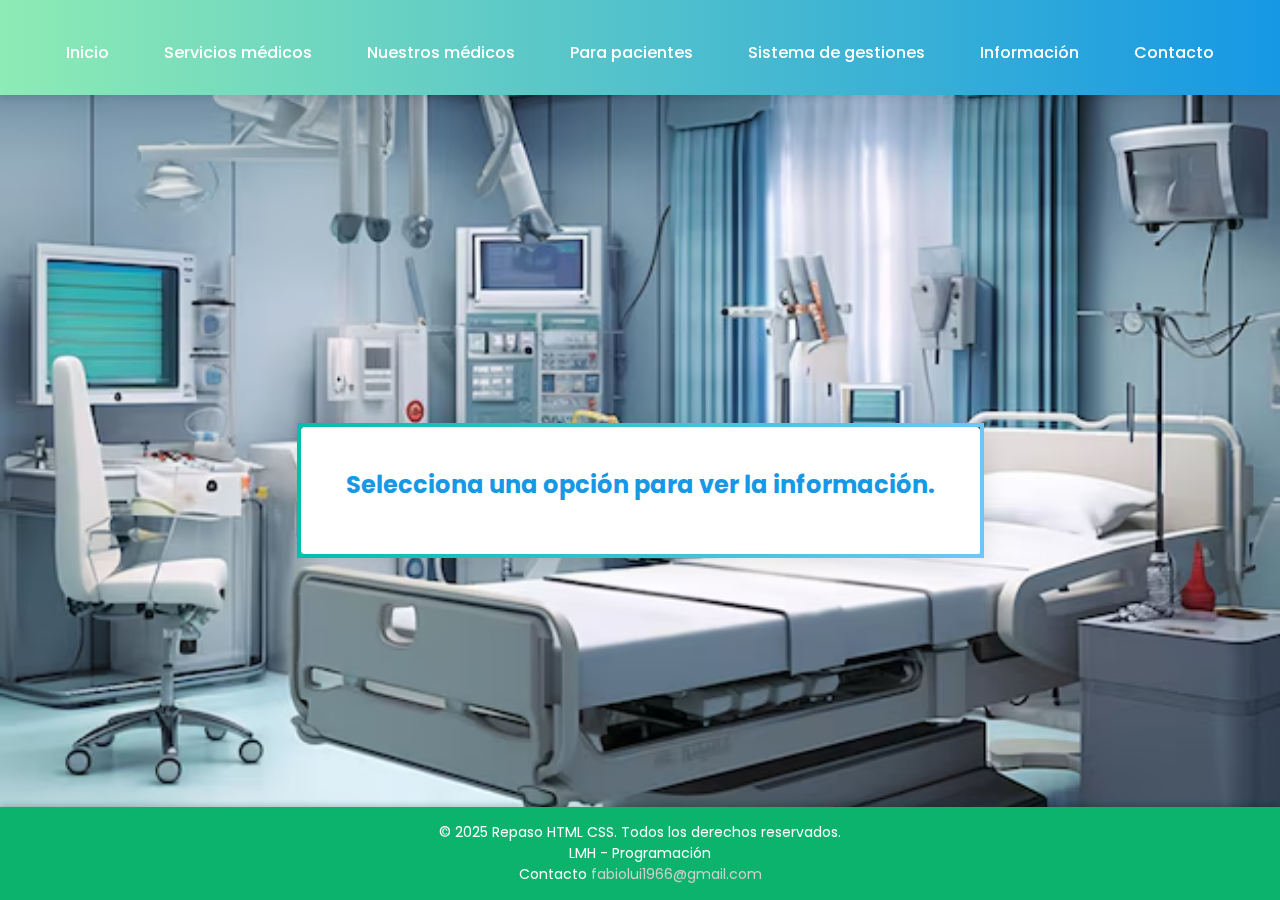
<file: Desarrolloweb_parcial-3/DevWeb_2/DevWeb_2/para_pacientes.html>
<!DOCTYPE html>
<html lang="en">

<head>
    <meta charset="UTF-8" />
    <meta name="viewport" content="width=device-width, initial-scale=1.0" />
    <title>Hospital Militar</title>
    <link rel="stylesheet" href="styles.css" />
    <link rel="shortcut icon" href="Img/hospital.png" type="image/x-icon">
</head>

<script>
function mostrarPaciente(opcion) {
    const info = {
        citas: `<h2>Citas médicas</h2>
            <p>Solicita, consulta o cancela tus citas médicas de manera rápida y sencilla. Nuestro sistema está diseñado para facilitar el acceso a la atención médica que necesitas.</p>
            <ul>
                <li><strong>Reserva en línea o por teléfono:</strong> Puedes agendar tu cita desde nuestro portal web o llamando al <a href="tel:+50412345678">+504 1234-5678</a>.</li>
                <li><strong>Recordatorios automáticos:</strong> Recibe notificaciones por correo electrónico y SMS para no olvidar tu cita.</li>
                <li><strong>Atención personalizada:</strong> Nuestro personal te ayudará a elegir el especialista adecuado según tus necesidades.</li>
                <li><strong>Reprogramación y cancelación:</strong> Modifica o cancela tu cita fácilmente sin cargos adicionales.</li>
                <li><strong>Prioridad para adultos mayores y embarazadas:</strong> Atención preferencial para grupos vulnerables.</li>
                <li><strong>Consultas presenciales y virtuales:</strong> Elige la modalidad que más te convenga.</li>
            </ul>
            <p><strong>Requisitos:</strong> Presentar documento de identidad y, si aplica, carnet de seguro médico.</p>
            <p><strong>Horario de atención:</strong> Lunes a Viernes, 7:00 am - 5:00 pm | Sábados, 8:00 am - 12:00 pm</p>
            <p><strong>Ubicación:</strong> Área de admisión, primer nivel del hospital.</p>`,

        resultados: `<h2>Resultados de laboratorio</h2>
            <p>Consulta tus resultados de laboratorio de forma segura y confidencial. Nuestro laboratorio cuenta con tecnología de punta y personal altamente calificado.</p>
            <ul>
                <li><strong>Acceso en línea:</strong> Ingresa a tu cuenta en nuestro portal para ver y descargar tus resultados.</li>
                <li><strong>Entrega presencial:</strong> También puedes recoger tus resultados impresos en el laboratorio.</li>
                <li><strong>Notificación automática:</strong> Recibe un aviso cuando tus resultados estén listos.</li>
                <li><strong>Interpretación médica:</strong> Solicita una cita para que un médico te explique tus resultados.</li>
                <li><strong>Historial de exámenes:</strong> Consulta tus exámenes anteriores y compáralos con los actuales.</li>
                <li><strong>Privacidad garantizada:</strong> Solo tú y tu médico tratante pueden acceder a tus resultados.</li>
            </ul>
            <p><strong>Horario de entrega:</strong> Lunes a Viernes, 10:00 am - 4:00 pm</p>
            <p><strong>Ubicación:</strong> Laboratorio clínico, segundo nivel.</p>`,

        recetas: `<h2>Recetas médicas</h2>
            <p>Recibe tus recetas electrónicas y consulta el historial de tus medicamentos. Nuestro sistema facilita el acceso y la renovación de tus tratamientos.</p>
            <ul>
                <li><strong>Recetas digitales:</strong> Recibe tus recetas por correo electrónico o descárgalas desde tu cuenta.</li>
                <li><strong>Renovación automática:</strong> Para pacientes crónicos, puedes solicitar la renovación de tus medicamentos sin necesidad de consulta presencial.</li>
                <li><strong>Historial de medicamentos:</strong> Consulta todas tus recetas anteriores y verifica las fechas de tus tratamientos.</li>
                <li><strong>Orientación farmacéutica:</strong> Nuestro personal de farmacia está disponible para resolver tus dudas sobre el uso de medicamentos.</li>
                <li><strong>Entrega en farmacia:</strong> Presenta tu receta digital o impresa para retirar tus medicamentos.</li>
                <li><strong>Recetas para menores:</strong> Los padres o tutores pueden gestionar recetas para sus hijos.</li>
            </ul>
            <p><strong>Horario de farmacia:</strong> Lunes a Domingo, 7:00 am - 8:00 pm</p>
            <p><strong>Ubicación:</strong> Área de farmacia, planta baja.</p>`,

        seguros: `<h2>Información de seguros</h2>
            <p>Conoce los convenios y requisitos para utilizar tu seguro médico en el hospital. Nuestro departamento de seguros te asesora en todo el proceso.</p>
            <ul>
                <li><strong>Listado de aseguradoras afiliadas:</strong> Trabajamos con las principales compañías de seguros del país.</li>
                <li><strong>Documentación necesaria:</strong> Presenta tu póliza vigente, documento de identidad y orden médica.</li>
                <li><strong>Asesoría personalizada:</strong> Nuestro personal te ayuda a gestionar autorizaciones y reembolsos.</li>
                <li><strong>Trámite de pre-autorizaciones:</strong> Para procedimientos especiales, gestionamos la aprobación con tu aseguradora.</li>
                <li><strong>Atención a emergencias:</strong> Cobertura inmediata para casos urgentes según tu póliza.</li>
                <li><strong>Información de copagos y deducibles:</strong> Te explicamos los montos y condiciones de tu seguro.</li>
            </ul>
            <p><strong>Horario de atención:</strong> Lunes a Viernes, 8:00 am - 4:00 pm</p>
            <p><strong>Ubicación:</strong> Departamento de seguros, primer nivel.</p>
            <p><strong>Contacto:</strong> <a href="mailto:seguros@hospitalmilitar.com">seguros@hospitalmilitar.com</a> | Tel: <a href="tel:+50412345679">+504 1234-5679</a></p>`
    };
    document.getElementById('paciente-info').innerHTML = info[opcion] || '<h2>Opción no válida</h2>';
}
</script>

<body>
    <!-- Encabezado -->
    <header>
        <nav>
            <ul>
                <li><a href="index.html">Inicio</a></li>

                <li>
                    <a href="servicios_medicos.html">Servicios médicos</a>
                    <div>
                        <ul>
                            <li><a href="#">Consulta médica</a></li>
                            <li><a href="#">Laboratorio</a></li>
                            <li><a href="#">Farmacia</a></li>
                            <li><a href="#">Rayos X</a></li>
                            <li><a href="#">Ultrasonido</a></li>
                        </ul>
                    </div>
                </li>

                <li>
                    <a href="nuestros_medicos.html">Nuestros médicos</a>
                    <div>
                        <ul>
                            <li><a href="#">Dr. Maynor López</a></li>
                            <li><a href="#">Dra. Ana Pérez</a></li>
                            <li><a href="#">Dr. Juan García</a></li>
                            <li><a href="#">Dra. María López</a></li>
                        </ul>
                    </div>
                </li>

                <li>
                    <a href="para_pacientes.html">Para pacientes</a>
                    <div>
                        <ul>
                            <li><a href="#" onclick="mostrarPaciente('citas')">Citas médicas</a></li>
                            <li><a href="#" onclick="mostrarPaciente('resultados')">Resultados de laboratorio</a></li>
                            <li><a href="#" onclick="mostrarPaciente('recetas')">Recetas médicas</a></li>
                            <li><a href="#" onclick="mostrarPaciente('seguros')">Información de seguros</a></li>
                        </ul>
                    </div>
                </li>

                <li>
                    <a href="sistema_de_gestiones.html">Sistema de gestiones</a>
                    <div>
                        <ul>
                            <li><a href="../DevWeb_1/medicos.php">Médicos</a></li>
                            <li><a href="../DevWeb_1/pacientes.php">Pacientes</a></li>
                            <li><a href="../DevWeb_1/historial_medico.php">Historial Médico</a></li>
                            <li><a href="../DevWeb_1/especialidades.php">Especialidades</a></li>
                            <li><a href="../DevWeb_1/citas.php">Citas</a></li>
                        </ul>
                    </div>
                </li>

                <li>
                    <a href="informacion.html">Información</a>
                    <div>
                        <ul>
                            <li><a href="#">Historia del hospital</a></li>
                            <li><a href="#">Misión y visión</a></li>
                            <li><a href="#">Valores</a></li>
                            <li><a href="#">Ubicación</a></li>
                        </ul>
                    </div>
                </li>

                <li><a href="contacto.html">Contacto</a></li>
            </ul>
        </nav>
    </header>
    <!-- Contenido principal -->
    <main>
    <div class="info-box-index" id="paciente-info">
        <h2>Selecciona una opción para ver la información.</h2>
    </div>
</main>
    <!-- encabezado secundario -->
    <footer>
    <p>&copy; 2025 Repaso HTML CSS. Todos los derechos reservados.</p>
    <p>LMH - Programación</p>
    <p> Contacto <a href="mailto:fabiolui1966@gmail.com">fabiolui1966@gmail.com</a></p>
</footer>
</body>

</html>
</file>
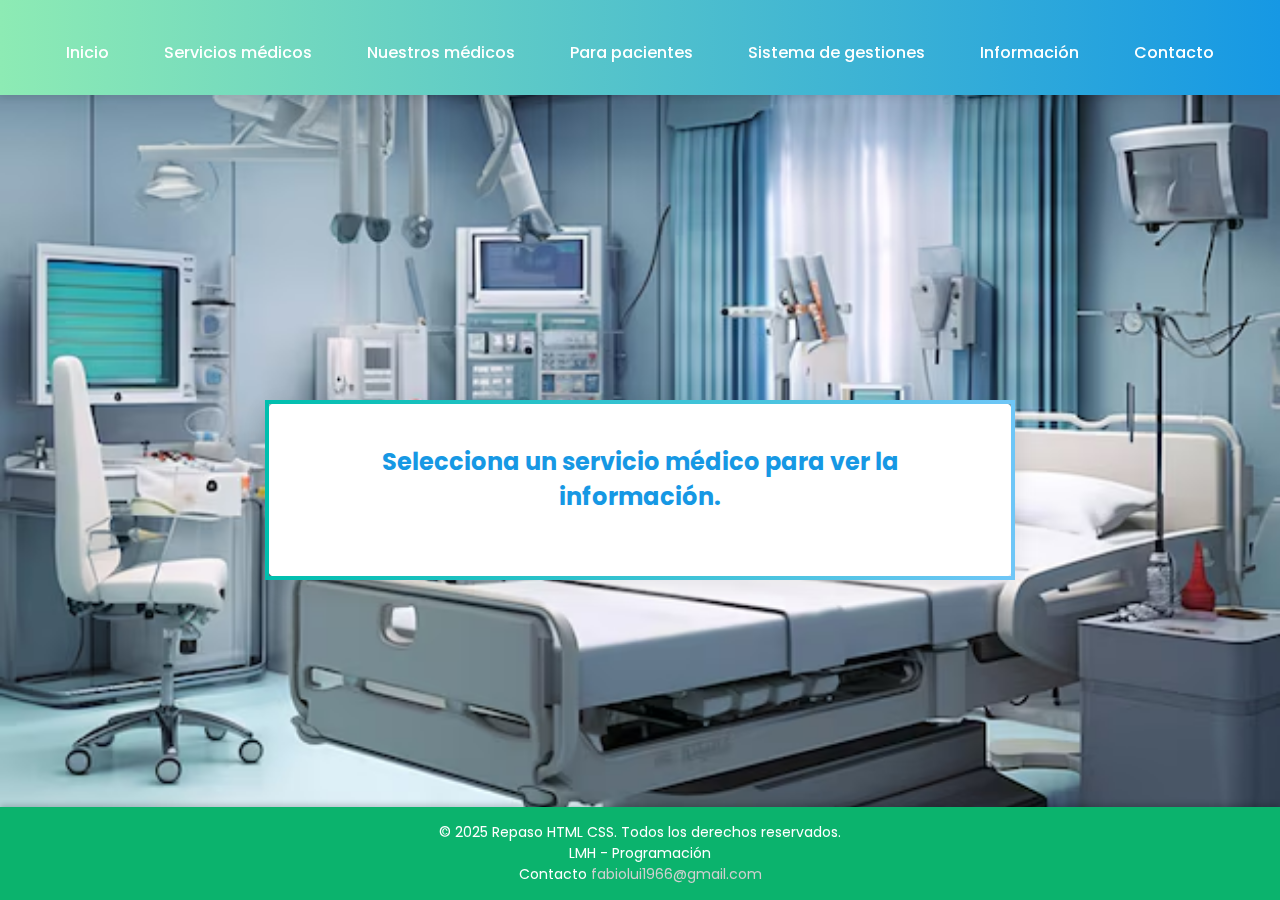
<file: Desarrolloweb_parcial-3/DevWeb_2/DevWeb_2/servicios_medicos.html>
<!DOCTYPE html>
<html lang="en">

<head>
    <meta charset="UTF-8" />
    <meta name="viewport" content="width=device-width, initial-scale=1.0" />
    <title>Hospital Militar</title>
    <link rel="stylesheet" href="styles.css" />
    <link rel="shortcut icon" href="Img/hospital.png" type="image/x-icon">
</head>

<script>
function mostrarServicio(servicio) {
    const info = {
        consulta: `<h2>Consulta médica</h2>
            <p>Atención personalizada por médicos generales y especialistas para el diagnóstico y tratamiento de enfermedades agudas y crónicas.</p>
            <ul>
                <li>Evaluación clínica completa</li>
                <li>Control de enfermedades crónicas (diabetes, hipertensión, etc.)</li>
                <li>Atención pediátrica y de adultos</li>
                <li>Orientación sobre prevención y promoción de la salud</li>
            </ul>
            <p><strong>Horario:</strong> Lunes a Viernes, 7:00 am - 5:00 pm</p>
            <p><strong>Ubicación:</strong> Consultorios generales, primer nivel</p>`,

        laboratorio: `<h2>Laboratorio</h2>
            <p>Realización de exámenes clínicos con tecnología moderna y personal capacitado.</p>
            <ul>
                <li>Exámenes de sangre (hemograma, glucosa, lípidos, etc.)</li>
                <li>Pruebas de orina y heces</li>
                <li>Perfil tiroideo y pruebas hormonales</li>
                <li>Pruebas de embarazo y marcadores tumorales</li>
            </ul>
            <p><strong>Horario:</strong> Lunes a Sábado, 6:30 am - 2:00 pm</p>
            <p><strong>Ubicación:</strong> Laboratorio clínico, segundo nivel</p>`,

        farmacia: `<h2>Farmacia</h2>
            <p>Dispensación de medicamentos recetados y productos de salud, con asesoría profesional.</p>
            <ul>
                <li>Medicamentos genéricos y de marca</li>
                <li>Venta de insumos médicos y productos de cuidado personal</li>
                <li>Orientación sobre uso y dosificación de medicamentos</li>
                <li>Atención a recetas de médicos internos y externos</li>
            </ul>
            <p><strong>Horario:</strong> Lunes a Domingo, 7:00 am - 8:00 pm</p>
            <p><strong>Ubicación:</strong> Área de farmacia, planta baja</p>`,

        rayosx: `<h2>Rayos X</h2>
            <p>Servicios de radiología para estudios de diagnóstico por imágenes, realizados por personal calificado.</p>
            <ul>
                <li>Radiografías de tórax, abdomen y extremidades</li>
                <li>Estudios contrastados</li>
                <li>Interpretación por radiólogos certificados</li>
                <li>Entrega rápida de resultados</li>
            </ul>
            <p><strong>Horario:</strong> Lunes a Viernes, 8:00 am - 4:00 pm</p>
            <p><strong>Ubicación:</strong> Departamento de Rayos X, tercer nivel</p>`,

        ultrasonido: `<h2>Ultrasonido</h2>
            <p>Ecografías y ultrasonidos para el diagnóstico de diversas condiciones médicas.</p>
            <ul>
                <li>Ultrasonido abdominal, pélvico y obstétrico</li>
                <li>Ecocardiogramas y estudios vasculares</li>
                <li>Ultrasonido de partes blandas y musculoesquelético</li>
                <li>Atención por médicos especialistas en imagenología</li>
            </ul>
            <p><strong>Horario:</strong> Lunes a Viernes, 8:00 am - 3:00 pm</p>
            <p><strong>Ubicación:</strong> Sala de ultrasonido, tercer nivel</p>`
    };
    document.getElementById('servicio-info').innerHTML = info[servicio] || '<h2>Servicio no encontrado</h2>';
} 
</script>

<body>
    <!-- Encabezado -->
    <header>
        <nav>
            <ul>
                <li><a href="index.html">Inicio</a></li>

                <li>
                    <a href="servicios_medicos.html">Servicios médicos</a>
                    <div>
                        <ul>
                            <li><a href="#" onclick="mostrarServicio('consulta')">Consulta médica</a></li>
                            <li><a href="#" onclick="mostrarServicio('laboratorio')">Laboratorio</a></li>
                            <li><a href="#" onclick="mostrarServicio('farmacia')">Farmacia</a></li>
                            <li><a href="#" onclick="mostrarServicio('rayosx')">Rayos X</a></li>
                            <li><a href="#" onclick="mostrarServicio('ultrasonido')">Ultrasonido</a></li>
                        </ul>
                    </div>
                </li>

                <li>
                    <a href="nuestros_medicos.html">Nuestros médicos</a>
                    <div>
                        <ul>
                            <li><a href="#">Dr. Maynor López</a></li>
                            <li><a href="#">Dra. Ana Pérez</a></li>
                            <li><a href="#">Dr. Juan García</a></li>
                            <li><a href="#">Dra. María López</a></li>
                        </ul>
                    </div>
                </li>

                <li>
                    <a href="para_pacientes.html">Para pacientes</a>
                    <div>
                        <ul>
                            <li><a href="#">Citas médicas</a></li>
                            <li><a href="#">Resultados de laboratorio</a></li>
                            <li><a href="#">Recetas médicas</a></li>
                            <li><a href="#">Información de seguros</a></li>
                        </ul>
                    </div>
                </li>

                <li>
                    <a href="sistema_de_gestiones.html">Sistema de gestiones</a>
                    <div>
                        <ul>
                            <li><a href="../DevWeb_1/medicos.php">Médicos</a></li>
                            <li><a href="../DevWeb_1/pacientes.php">Pacientes</a></li>
                            <li><a href="../DevWeb_1/historial_medico.php">Historial Médico</a></li>
                            <li><a href="../DevWeb_1/especialidades.php">Especialidades</a></li>
                            <li><a href="../DevWeb_1/citas.php">Citas</a></li>
                        </ul>
                    </div>
                </li>

                <li>
                    <a href="informacion.html">Información</a>
                    <div>
                        <ul>
                            <li><a href="#">Historia del hospital</a></li>
                            <li><a href="#">Misión y visión</a></li>
                            <li><a href="#">Valores</a></li>
                            <li><a href="#">Ubicación</a></li>
                        </ul>
                    </div>
                </li>

                <li><a href="contacto.html">Contacto</a></li>
            </ul>
        </nav>
    </header>
    <!-- Contenido principal -->
<main>
    <div class="info-box-index" id="servicio-info" style="min-height:180px;">
        <h2>Selecciona un servicio médico para ver la información.</h2>
    </div>
</main>
    <!-- encabezado secundario -->
    <footer>
    <p>&copy; 2025 Repaso HTML CSS. Todos los derechos reservados.</p>
    <p>LMH - Programación</p>
    <p> Contacto <a href="mailto:fabiolui1966@gmail.com">fabiolui1966@gmail.com</a></p>
</footer>
</body>

</html>
</file>
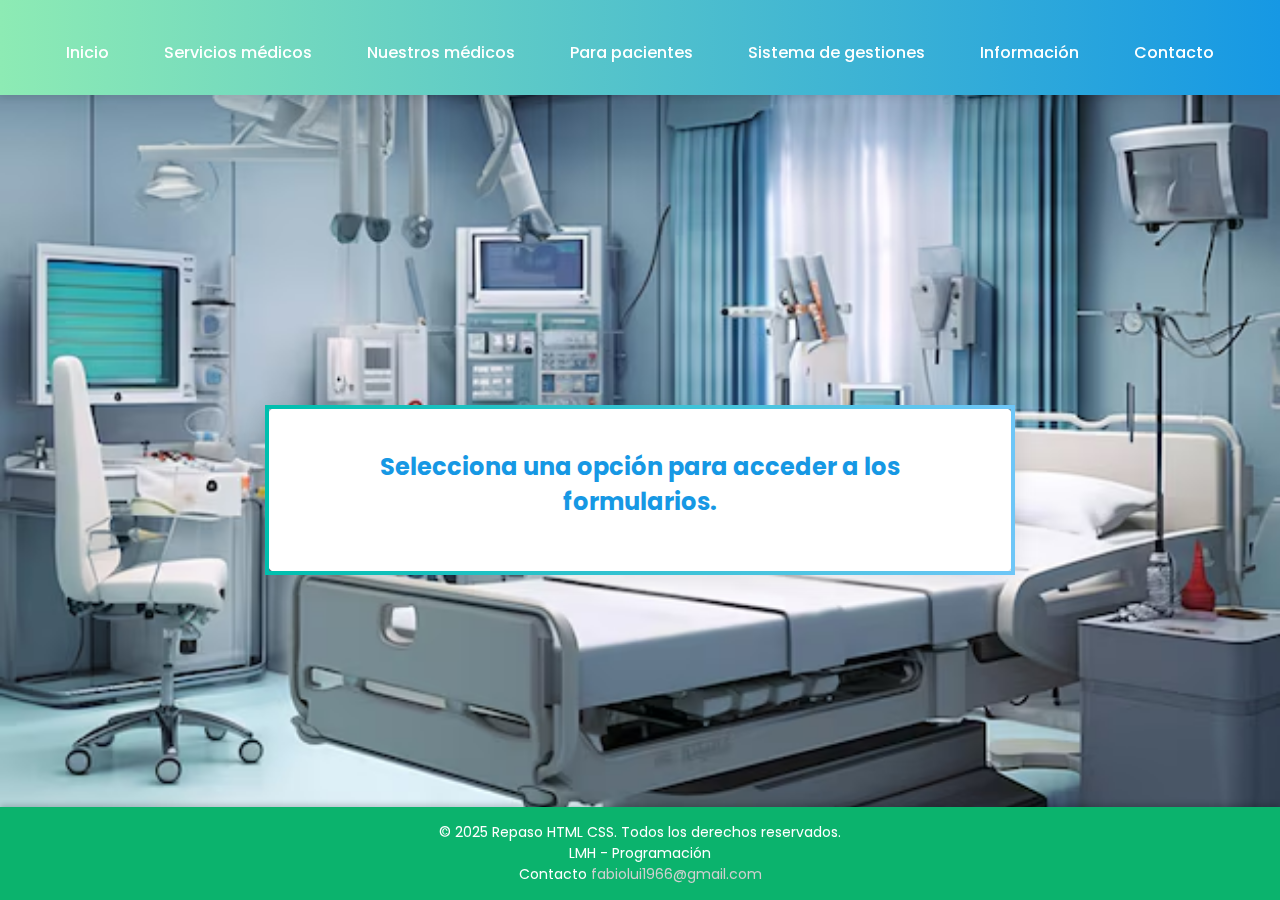
<file: Desarrolloweb_parcial-3/DevWeb_2/DevWeb_2/sistema_de_gestiones.html>
<!DOCTYPE html>
<html lang="en">

<head>
    <meta charset="UTF-8" />
    <meta name="viewport" content="width=device-width, initial-scale=1.0" />
    <title>Hospital Militar</title>
    <link rel="stylesheet" href="styles.css" />
    <link rel="shortcut icon" href="Img/hospital.png" type="image/x-icon">

</head>

<body>
    <!-- Encabezado -->
    <header>
        <nav>
            <ul>
                <li><a href="index.html">Inicio</a></li>

                <li>
                    <a href="servicios_medicos.html">Servicios médicos</a>
                    <div>
                        <ul>
                            <li><a href="#">Consulta médica</a></li>
                            <li><a href="#">Laboratorio</a></li>
                            <li><a href="#">Farmacia</a></li>
                            <li><a href="#">Rayos X</a></li>
                            <li><a href="#">Ultrasonido</a></li>
                        </ul>
                    </div>
                </li>

                <li>
                    <a href="nuestros_medicos.html">Nuestros médicos</a>
                    <div>
                        <ul>
                            <li><a href="#">Dr. Maynor López</a></li>
                            <li><a href="#">Dra. Ana Pérez</a></li>
                            <li><a href="#">Dr. Juan García</a></li>
                            <li><a href="#">Dra. María López</a></li>
                        </ul>
                    </div>
                </li>

                <li>
                    <a href="para_pacientes.html">Para pacientes</a>
                    <div>
                        <ul>
                            <li><a href="#">Citas médicas</a></li>
                            <li><a href="#">Resultados de laboratorio</a></li>
                            <li><a href="#">Recetas médicas</a></li>
                            <li><a href="#">Información de seguros</a></li>
                        </ul>
                    </div>
                </li>

                <li>
                    <a href="sistema_de_gestiones.html">Sistema de gestiones</a>
                    <div>
                        <ul>
                            <li><a href="../DevWeb_1/medicos.php">Médicos</a></li>
                            <li><a href="../DevWeb_1/pacientes.php">Pacientes</a></li>
                            <li><a href="../DevWeb_1/historial_medico.php">Historial Médico</a></li>
                            <li><a href="../DevWeb_1/especialidades.php">Especialidades</a></li>
                            <li><a href="../DevWeb_1/citas.php">Citas</a></li>
                        </ul>
                    </div>
                </li>

                <li>
                    <a href="informacion.html">Información</a>
                    <div>
                        <ul>
                            <li><a href="#">Historia del hospital</a></li>
                            <li><a href="#">Misión y visión</a></li>
                            <li><a href="#">Valores</a></li>
                            <li><a href="#">Ubicación</a></li>
                        </ul>
                    </div>
                </li>

                <li><a href="contacto.html">Contacto</a></li>
            </ul>
        </nav>
    </header>
    <!-- Contenido principal -->
    <main>
    <div class="info-box-index" id="paciente-info">
        <h2>Selecciona una opción para acceder a los formularios.</h2>
    </div>
</main>
    <!-- encabezado secundario -->
    <footer>
    <p>&copy; 2025 Repaso HTML CSS. Todos los derechos reservados.</p>
    <p>LMH - Programación</p>
    <p> Contacto <a href="mailto:fabiolui1966@gmail.com">fabiolui1966@gmail.com</a></p>
</footer>
</body>

</html>
</file>
<file: Desarrolloweb_parcial-3/Dev_Web_5/styles.css>
* {
    margin: 0;
    padding: 0;
    box-sizing: border-box;
}

body {
    font-family: 'Roboto', sans-serif;
    line-height: 1.6;
    color: #333;
    scroll-behavior: smooth;
}

.container {
    max-width: 1200px;
    margin: 0 auto;
    padding: 0 20px;
}

/* Header */
header {
    background: #1a1a1a;
    color: white;
    padding: 1rem 0;
    position: fixed;
    top: 0;
    width: 100%;
    z-index: 1000;
    box-shadow: 0 2px 10px rgba(0,0,0,0.3);
}

header .container {
    display: flex;
    justify-content: space-between;
    align-items: center;
}

.logo {
    display: flex;
    align-items: center;
    gap: 10px;
}

.logo i {
    color: #d4af37;
    font-size: 1.5rem;
}

.logo h1 {
    font-size: 1.5rem;
    font-weight: 700;
}

nav ul {
    display: flex;
    list-style: none;
    gap: 2rem;
}

nav a {
    color: white;
    text-decoration: none;
    font-weight: 500;
    transition: color 0.3s ease;
}

nav a:hover {
    color: #d4af37;
}

/* Hero Section */
.hero {
    height: 100vh;
    background: linear-gradient(rgba(0,0,0,0.6), rgba(0,0,0,0.6)) ;
    background-size: cover;
    background-position: center;
    display: flex;
    align-items: center;
    justify-content: center;
    text-align: center;
    color: white;
    background-image: url("Bpkk6h3WoDKjDZZzGkEHp8.jpg");
}

.hero-content h2 {
    font-size: 4rem;
    margin-bottom: 1rem;
    text-shadow: 2px 2px 4px rgba(0,0,0,0.7);
}

.hero-content p {
    font-size: 1.2rem;
    margin-bottom: 2rem;
    max-width: 600px;
    text-shadow: 1px 1px 2px rgba(0,0,0,0.7);
}

.btn {
    display: inline-block;
    background: #d4af37;
    color: white;
    padding: 12px 30px;
    text-decoration: none;
    border-radius: 5px;
    font-weight: 700;
    transition: all 0.3s ease;
    border: none;
    cursor: pointer;
    font-size: 1rem;
}

.btn:hover {
    background: #b8941f;
    transform: translateY(-2px);
    box-shadow: 0 5px 15px rgba(212, 175, 55, 0.4);
}

/* Products Section */
.products {
    padding: 80px 0;
    background: white;
}

.products h2 {
    text-align: center;
    font-size: 2.5rem;
    margin-bottom: 1rem;
    color: #1a1a1a;
}

.subtitle {
    text-align: center;
    font-size: 1.1rem;
    color: #666;
    margin-bottom: 3rem;
    max-width: 800px;
    margin-left: auto;
    margin-right: auto;
}

.product-grid {
    display: grid;
    grid-template-columns: repeat(auto-fit, minmax(300px, 1fr));
    gap: 2rem;
    margin-bottom: 4rem;
}

.product-card {
    background: white;
    border-radius: 10px;
    box-shadow: 0 5px 20px rgba(0,0,0,0.1);
    overflow: hidden;
    transition: transform 0.3s ease, box-shadow 0.3s ease;
}

.product-card:hover {
    transform: translateY(-5px);
    box-shadow: 0 10px 30px rgba(0,0,0,0.2);
}

.product-card img {
    width: 100%;
    height: 250px;
    object-fit: cover;
    transition: transform 0.3s ease;
}

.product-card:hover img {
    transform: scale(1.05);
}

.product-card h3 {
    font-size: 1.3rem;
    margin: 1rem;
    color: #1a1a1a;
}

.product-card p {
    margin: 0 1rem;
    color: #666;
    margin-bottom: 1rem;
}

.product-card ul {
    list-style: none;
    margin: 1rem;
}

.product-card li {
    margin: 0.5rem 0;
    color: #555;
    display: flex;
    align-items: center;
    gap: 10px;
}

.product-card li i {
    color: #d4af37;
}

.btn-small {
    background: #1a1a1a;
    color: white;
    border: none;
    padding: 10px 20px;
    margin: 1rem;
    border-radius: 5px;
    cursor: pointer;
    transition: background 0.3s ease;
    width: calc(100% - 2rem);
}

.btn-small:hover {
    background: #333;
}

.gallery-title {
    text-align: center;
    font-size: 2rem;
    margin-bottom: 2rem;
    color: #1a1a1a;
}

.gallery-grid {
    display: grid;
    grid-template-columns: repeat(auto-fit, minmax(250px, 1fr));
    gap: 1rem;
}

.gallery-grid img {
    width: 100%;
    height: 200px;
    object-fit: cover;
    border-radius: 10px;
    transition: transform 0.3s ease;
    cursor: pointer;
}

.gallery-grid img:hover {
    transform: scale(1.05);
}

/* Services Section */
.services {
    padding: 80px 0;
    background: #f8f8f8;
}

.services h2 {
    text-align: center;
    font-size: 2.5rem;
    margin-bottom: 1rem;
    color: #1a1a1a;
}

.service-grid {
    display: grid;
    grid-template-columns: repeat(auto-fit, minmax(300px, 1fr));
    gap: 2rem;
    margin-bottom: 4rem;
}

.service-card {
    background: white;
    padding: 2rem;
    border-radius: 10px;
    text-align: center;
    box-shadow: 0 5px 20px rgba(0,0,0,0.1);
    transition: transform 0.3s ease;
}

.service-card:hover {
    transform: translateY(-5px);
}

.service-card i {
    font-size: 3rem;
    color: #d4af37;
    margin-bottom: 1rem;
}

.service-card h3 {
    font-size: 1.3rem;
    margin-bottom: 1rem;
    color: #1a1a1a;
}

.testimonials-title {
    text-align: center;
    font-size: 2rem;
    margin-bottom: 2rem;
    color: #1a1a1a;
}

.testimonial-grid {
    display: grid;
    grid-template-columns: repeat(auto-fit, minmax(300px, 1fr));
    gap: 2rem;
}

.testimonial-card {
    background: white;
    padding: 2rem;
    border-radius: 10px;
    box-shadow: 0 5px 20px rgba(0,0,0,0.1);
}

.stars {
    color: #ffd700;
    margin-bottom: 1rem;
}

.testimonial-card p {
    margin-bottom: 1rem;
    font-style: italic;
}

.author {
    font-weight: 700;
    color: #1a1a1a;
    font-style: normal !important;
}

/* Contact Section */
.contact {
    padding: 80px 0;
    background: #1a1a1a;
    color: white;
}

.contact h2 {
    text-align: center;
    font-size: 2.5rem;
    margin-bottom: 1rem;
}

.contact .subtitle {
    color: #ccc;
}

.contact-grid {
    display: grid;
    grid-template-columns: repeat(auto-fit, minmax(400px, 1fr));
    gap: 3rem;
    margin-top: 3rem;
}

.contact-info h3 {
    font-size: 1.5rem;
    margin-bottom: 1.5rem;
    color: #d4af37;
}

.contact-info p {
    margin-bottom: 1rem;
    display: flex;
    align-items: center;
    gap: 10px;
}

.contact-info i {
    color: #d4af37;
    width: 20px;
}

.hours-title {
    font-size: 1.2rem;
    margin: 2rem 0 1rem 0;
    color: #d4af37;
}

.contact-form h3 {
    font-size: 1.5rem;
    margin-bottom: 1.5rem;
    color: #d4af37;
}

.contact-form input,
.contact-form textarea {
    width: 100%;
    padding: 12px;
    margin-bottom: 1rem;
    border: 1px solid #444;
    border-radius: 5px;
    background: #333;
    color: white;
    font-family: inherit;
}

.contact-form input::placeholder,
.contact-form textarea::placeholder {
    color: #999;
}

.contact-form input:focus,
.contact-form textarea:focus {
    outline: none;
    border-color: #d4af37;
}

/* Footer */
footer {
    background: #000;
    color: white;
    padding: 2rem 0;
    text-align: center;
}

.footer-content {
    display: flex;
    flex-direction: column;
    align-items: center;
    gap: 1rem;
}

footer .logo {
    font-size: 1.2rem;
    font-weight: 700;
}

footer .logo i {
    color: #d4af37;
}

.license {
    font-size: 0.9rem;
    color: #999;
}

/* Responsive Design */
@media (max-width: 768px) {
    header .container {
        flex-direction: column;
        gap: 1rem;
    }

    nav ul {
        gap: 1rem;
    }

    .hero-content h2 {
        font-size: 2.5rem;
    }

    .hero-content p {
        font-size: 1rem;
    }

    .product-grid,
    .service-grid,
    .testimonial-grid {
        grid-template-columns: 1fr;
    }

    .contact-grid {
        grid-template-columns: 1fr;
    }

    .gallery-grid {
        grid-template-columns: repeat(2, 1fr);
    }
}

@media (max-width: 480px) {
    .container {
        padding: 0 15px;
    }

    .hero-content h2 {
        font-size: 2rem;
    }

    .gallery-grid {
        grid-template-columns: 1fr;
    }

    .footer-content {
        text-align: center;
    }
}

/* Animaciones */
@keyframes fadeInUp {
    from {
        opacity: 0;
        transform: translateY(30px);
    }
    to {
        opacity: 1;
        transform: translateY(0);
    }
}

.product-card,
.service-card,
.testimonial-card {
    animation: fadeInUp 0.6s ease-out;
}

/* Smooth scrolling para navegación */
html {
    scroll-behavior: smooth;
}

/* Efectos adicionales */
.product-card::before {
    content: '';
    position: absolute;
    top: 0;
    left: 0;
    right: 0;
    height: 4px;
    background: linear-gradient(90deg, #d4af37, #b8941f);
    transform: scaleX(0);
    transition: transform 0.3s ease;
}

.product-card {
    position: relative;
}

.product-card:hover::before {
    transform: scaleX(1);
}
</file>
<file: Desarrolloweb_parcial-3/Dev_Web_6 examen/styles.css>
* {
            margin: 0;
            padding: 0;
            box-sizing: border-box;
        }

        body {
            font-family: 'Segoe UI', Tahoma, Geneva, Verdana, sans-serif;
            line-height: 1.6;
            color: #333;
            background: linear-gradient(135deg, #f5f7fa 0%, #c3cfe2 100%);
        }

        /* Header */
        .header {
            background: rgba(255, 255, 255, 0.95);
            backdrop-filter: blur(10px);
            padding: 1rem 0;
            position: fixed;
            width: 100%;
            top: 0;
            z-index: 1000;
            box-shadow: 0 2px 20px rgba(0,0,0,0.1);
            transition: all 0.3s ease;
        }

        .nav-container {
            max-width: 1200px;
            margin: 0 auto;
            display: flex;
            justify-content: space-between;
            align-items: center;
            padding: 0 2rem;
        }

        .logo {
            font-size: 2rem;
            font-weight: bold;
            background: linear-gradient(45deg, #4CAF50, #2196F3);
            -webkit-background-clip: text;
            -webkit-text-fill-color: transparent;
            background-clip: text;
        }

        .nav-menu {
            display: flex;
            list-style: none;
            gap: 2rem;
        }

        .nav-menu a {
            text-decoration: none;
            color: #333;
            font-weight: 500;
            padding: 0.5rem 1rem;
            border-radius: 25px;
            transition: all 0.3s ease;
            position: relative;
        }

        .nav-menu a:hover {
            background: linear-gradient(45deg, #4CAF50, #2196F3);
            color: white;
            transform: translateY(-2px);
        }

        /* Hero Section */
        .hero {
            background: linear-gradient(rgba(76, 175, 80, 0.9), rgba(33, 150, 243, 0.9)), url('data:image/svg+xml,<svg xmlns="http://www.w3.org/2000/svg" viewBox="0 0 1000 600"><rect fill="%234CAF50" width="1000" height="600"/><circle fill="%2364B5F6" cx="200" cy="100" r="50" opacity="0.3"/><circle fill="%2381C784" cx="800" cy="200" r="80" opacity="0.3"/><circle fill="%2342A5F5" cx="600" cy="400" r="60" opacity="0.3"/></svg>');
            background-size: cover;
            background-position: center;
            height: 100vh;
            display: flex;
            align-items: center;
            justify-content: center;
            text-align: center;
            color: white;
            position: relative;
        }

        .hero::before {
            content: '';
            position: absolute;
            top: 0;
            left: 0;
            right: 0;
            bottom: 0;
            background: rgba(0,0,0,0.3);
        }

        .hero-content {
            position: relative;
            z-index: 1;
            max-width: 800px;
            padding: 2rem;
        }

        .hero h1 {
            font-size: 3.5rem;
            margin-bottom: 1rem;
            text-shadow: 2px 2px 4px rgba(0,0,0,0.3);
            animation: fadeInUp 1s ease-out;
        }

        .hero p {
            font-size: 1.3rem;
            margin-bottom: 2rem;
            opacity: 0.9;
            animation: fadeInUp 1s ease-out 0.2s both;
        }

        .cta-button {
            display: inline-block;
            background: linear-gradient(45deg, #FF6B6B, #4ECDC4);
            color: white;
            padding: 1rem 2.5rem;
            text-decoration: none;
            border-radius: 50px;
            font-weight: 600;
            font-size: 1.1rem;
            transition: all 0.3s ease;
            box-shadow: 0 4px 15px rgba(0,0,0,0.2);
            animation: fadeInUp 1s ease-out 0.4s both;
        }

        .cta-button:hover {
            transform: translateY(-3px);
            box-shadow: 0 6px 20px rgba(0,0,0,0.3);
        }

        /* Sections */
        .section {
            padding: 5rem 0;
            max-width: 1200px;
            margin: 0 auto;
            padding-left: 2rem;
            padding-right: 2rem;
        }

        .section h2 {
            text-align: center;
            font-size: 2.5rem;
            margin-bottom: 3rem;
            background: linear-gradient(45deg, #4CAF50, #2196F3);
            -webkit-background-clip: text;
            -webkit-text-fill-color: transparent;
            background-clip: text;
        }

        /* Services Grid */
        .services-grid {
            display: grid;
            grid-template-columns: repeat(auto-fit, minmax(300px, 1fr));
            gap: 2rem;
            margin-top: 3rem;
        }

        .service-card {
            background: rgba(255, 255, 255, 0.9);
            padding: 2rem;
            border-radius: 20px;
            text-align: center;
            box-shadow: 0 10px 30px rgba(0,0,0,0.1);
            transition: all 0.3s ease;
            border: 1px solid rgba(76, 175, 80, 0.2);
        }

        .service-card:hover {
            transform: translateY(-10px);
            box-shadow: 0 20px 40px rgba(0,0,0,0.15);
            background: rgba(255, 255, 255, 1);
        }

        .service-icon {
            font-size: 3rem;
            margin-bottom: 1rem;
            display: block;
        }

        .service-card h3 {
            color: #4CAF50;
            margin-bottom: 1rem;
            font-size: 1.3rem;
        }

        /* About Section */
        .about-content {
            display: grid;
            grid-template-columns: 2fr 1fr;
            gap: 3rem;
            align-items: center;
            margin-top: 3rem;
        }

        .about-text {
            background: rgba(255, 255, 255, 0.9);
            padding: 2.5rem;
            border-radius: 20px;
            box-shadow: 0 10px 30px rgba(0,0,0,0.1);
        }

        .about-text h3 {
            color: #4CAF50;
            margin-bottom: 1rem;
            font-size: 1.5rem;
        }

        .about-image {
            font-size: 8rem;
            text-align: center;
            background: rgba(255, 255, 255, 0.9);
            padding: 2rem;
            border-radius: 20px;
            box-shadow: 0 10px 30px rgba(0,0,0,0.1);
        }

        /* Team Grid */
        .team-grid {
            display: grid;
            grid-template-columns: repeat(auto-fit, minmax(250px, 1fr));
            gap: 2rem;
            margin-top: 3rem;
        }

        .team-member {
            background: rgba(255, 255, 255, 0.9);
            padding: 2rem;
            border-radius: 20px;
            text-align: center;
            box-shadow: 0 10px 30px rgba(0,0,0,0.1);
            transition: all 0.3s ease;
        }

        .team-member:hover {
            transform: translateY(-5px);
            box-shadow: 0 15px 35px rgba(0,0,0,0.15);
        }

        .member-photo {
            font-size: 4rem;
            margin-bottom: 1rem;
        }

        .team-member h3 {
            color: #4CAF50;
            margin-bottom: 0.5rem;
        }

        .team-member p:first-of-type {
            color: #2196F3;
            font-weight: bold;
            margin-bottom: 1rem;
        }

        /* Contact Section */
        .contact-content {
            display: grid;
            grid-template-columns: 1fr 1fr;
            gap: 3rem;
            margin-top: 3rem;
        }

        .contact-info, .contact-form {
            background: rgba(255, 255, 255, 0.9);
            padding: 2.5rem;
            border-radius: 20px;
            box-shadow: 0 10px 30px rgba(0,0,0,0.1);
        }

        .contact-info h3, .contact-form h3 {
            color: #4CAF50;
            margin-bottom: 2rem;
            font-size: 1.5rem;
        }

        .contact-item {
            display: flex;
            align-items: flex-start;
            margin-bottom: 1.5rem;
            gap: 1rem;
        }

        .contact-item span {
            font-size: 1.5rem;
        }

        /* Form Styles */
        .form-group {
            margin-bottom: 1.5rem;
        }

        .form-group label {
            display: block;
            margin-bottom: 0.5rem;
            color: #333;
            font-weight: 500;
        }

        .form-group input, .form-group textarea {
            width: 100%;
            padding: 0.8rem;
            border: 2px solid #e0e0e0;
            border-radius: 10px;
            font-size: 1rem;
            transition: all 0.3s ease;
        }

        .form-group input:focus, .form-group textarea:focus {
            outline: none;
            border-color: #4CAF50;
            box-shadow: 0 0 0 3px rgba(76, 175, 80, 0.1);
        }

        .submit-btn {
            background: linear-gradient(45deg, #4CAF50, #2196F3);
            color: white;
            padding: 1rem 2rem;
            border: none;
            border-radius: 25px;
            font-size: 1rem;
            font-weight: 600;
            cursor: pointer;
            transition: all 0.3s ease;
            width: 100%;
        }

        .submit-btn:hover {
            transform: translateY(-2px);
            box-shadow: 0 4px 15px rgba(76, 175, 80, 0.3);
        }

        /* Footer */
        .footer {
            background: linear-gradient(45deg, #333, #555);
            color: white;
            text-align: center;
            padding: 2rem;
            margin-top: 3rem;
        }

        /* Animations */
        @keyframes fadeInUp {
            from {
                opacity: 0;
                transform: translateY(30px);
            }
            to {
                opacity: 1;
                transform: translateY(0);
            }
        }

        .fade-in {
            opacity: 0;
            transform: translateY(30px);
            transition: all 0.6s ease;
        }

        .fade-in.visible {
            opacity: 1;
            transform: translateY(0);
        }

        /* Mobile Responsiveness */
        @media (max-width: 768px) {
            .nav-menu {
                flex-direction: column;
                gap: 1rem;
            }

            .hero h1 {
                font-size: 2.5rem;
            }

            .about-content, .contact-content {
                grid-template-columns: 1fr;
            }

            .services-grid, .team-grid {
                grid-template-columns: 1fr;
            }

            .section {
                padding-left: 1rem;
                padding-right: 1rem;
            }
        }

        /* New Features */
        .stats-section {
            background: rgba(255, 255, 255, 0.9);
            padding: 3rem 0;
            margin: 3rem 0;
            border-radius: 20px;
        }

        .stats-grid {
            display: grid;
            grid-template-columns: repeat(auto-fit, minmax(200px, 1fr));
            gap: 2rem;
            max-width: 1000px;
            margin: 0 auto;
            padding: 0 2rem;
        }

        .stat-item {
            text-align: center;
            padding: 1rem;
        }

        .stat-number {
            font-size: 3rem;
            font-weight: bold;
            color: #4CAF50;
            display: block;
        }

        .stat-label {
            color: #666;
            font-size: 1.1rem;
        }

        .emergency-banner {
            background: linear-gradient(45deg, #FF5722, #FF9800);
            color: white;
            padding: 1rem;
            text-align: center;
            position: fixed;
            bottom: 20px;
            right: 20px;
            border-radius: 50px;
            box-shadow: 0 4px 15px rgba(0,0,0,0.2);
            z-index: 999;
            animation: pulse 2s infinite;
        }

        @keyframes pulse {
            0% { transform: scale(1); }
            50% { transform: scale(1.05); }
            100% { transform: scale(1); }
        }
</file>
<file: Desarrolloweb_parcial-3/DevWeb_2/DevWeb_2/styles.css>
@import url('https://fonts.googleapis.com/css2?family=Poppins:wght@300;500;700&display=swap');

* {
  margin: 0;
  padding: 0;
  box-sizing: border-box;
}

body {
  font-family: 'Poppins', sans-serif;
  background-image: url('../DevWeb_2/Img/sala_hospital.avif'); 
  background-size: cover;
  background-position: center;
  background-repeat: no-repeat;
  display: flex;
  justify-content: center;
  align-items: center;
  min-height: 100vh;
  padding-top: 130px;
  padding-bottom: 100px; 
}
form {
  background-color: rgba(255, 255, 255, 0.95);
  padding: 30px 25px;
  border-radius: 15px;
  box-shadow: 0 8px 20px rgba(0, 0, 0, 0.15);
  width: 320px;
  text-align: center;
  backdrop-filter: blur(5px);
}

form h2 {
  margin-bottom: 25px;
  font-weight: 700;
  color: #333;
  font-size: 22px;
}

input[type="text"],
input[type="email"],
input[type="date"],
input[type="tel"] {
  width: 100%;
  padding: 12px 10px;
  margin-bottom: 15px;
  border: 1px solid #ccc;
  border-radius: 8px;
  font-size: 14px;
  transition: border-color 0.3s ease, box-shadow 0.3s ease;
}

input:focus {
  border-color: #888;
  outline: none;
  box-shadow: 0 0 5px rgba(100, 100, 100, 0.2);
}

button {
  background-color: #5f5f68;
  color: white;
  border: none;
  border-radius: 8px;
  cursor: pointer;
  padding: 12px;
  font-size: 16px;
  width: 100%;
  transition: background-color 0.3s ease;
}

button:hover {
  background-color: #36bd89;
}

/* HEADER */
header {
  position: fixed;
  top: 0;
  left: 0;
  width: 100%;
  background: linear-gradient(90deg, #8debb4, #1698e4);
  color: white;
  text-align: center;
  padding: 20px 10px;
  z-index: 1000;
  box-shadow: 0 2px 8px rgba(0, 0, 0, 0.1);
}

header h1 {
  font-size: 24px;
  font-weight: 700;
}

header p {
  font-size: 14px;
  margin-top: 5px;
}

/* NAVBAR */
nav {
  margin-top: 10px;
}

nav ul {
  list-style: none;
  display: flex;
  justify-content: center;
  gap: 25px;
  padding: 0;
  position: relative;
  flex-wrap: wrap;
  z-index: 999;
}

nav ul li {
  position: relative;
}

nav ul li a {
  text-decoration: none;
  color: white;
  font-weight: 500;
  padding: 10px 15px;
  display: block;
  transition: color 0.3s ease, background-color 0.3s ease;
  border-radius: 5px;
}

nav ul li a:hover {
  background-color: rgba(27, 187, 99, 0.2);
  color: #ffeb3b;
}

/* SUBMENÚ DESPLEGABLE */
nav ul li div {
  display: none;
  position: absolute;
  top: 100%;
  left: 0;
  min-width: 200px;
  background-color: rgba(255, 255, 255, 0.95);
  box-shadow: 0 4px 10px rgba(0, 0, 0, 0.15);
  border-radius: 8px;
  padding: 10px 0;
  z-index: 1000;
}

nav ul li:hover div {
  display: block;
}

nav ul li div ul {
  display: flex;
  flex-direction: column;
  gap: 5px;
  padding: 0;
  margin: 0;
}

nav ul li div ul li a {
  color: #333;
  font-weight: 400;
  padding: 10px 20px;
  border-radius: 5px;
  transition: background-color 0.3s ease;
}

nav ul li div ul li a:hover {
  background-color: #eaeaea;
  color: #5f5f68;
}

/* FOOTER */
footer {
  position: fixed;
  bottom: 0;
  width: 100%;
  background-color: #0bb36d;
  color: white;
  text-align: center;
  padding: 15px;
  font-size: 14px;
  box-shadow: 0 -2px 6px rgba(0, 0, 0, 0.2);
}

footer a {
  color: #cfcfcf;
  text-decoration: none;
}

footer a:hover {
  text-decoration: underline;
}

/* CONTENEDOR OPCIONAL */
.container {
  font-size: 20px;
  padding: 20px;
  background-color: #ffffff;
  box-shadow: 1px 3px 5px rgba(0, 0, 0, 0.3);
  border-radius: 10px;
  display: flex;
  flex-direction: column;
  gap: 10px;
}

/* CENTRAR Y ESTILIZAR CUADRO DE INFORMACIÓN PRINCIPAL */
.info-box {
  margin: 0 auto;
  margin-top: 40px;
  max-width: 700px;
  background: #fff;
  border: 3px solid #6ec6f7; /* azul celeste */
  border-radius: 15px;
  box-shadow: 0 6px 24px rgba(0, 0, 0, 0.10);
  padding: 35px 40px;
  text-align: center;
  display: flex;
  flex-direction: column;
  align-items: center;
}

/* FORMULARIO CENTRADO Y COLORES AZULES/VERDES */
.form-box {
  margin: 0 auto;
  margin-top: 30px;
  max-width: 350px;
  background: linear-gradient(135deg, #b2fefa 0%, #0ed2f7 100%);
  border: 2px solid #00bfae;
  border-radius: 15px;
  box-shadow: 0 8px 24px rgba(0, 191, 174, 0.10);
  padding: 30px 25px;
  text-align: center;
  display: flex;
  flex-direction: column;
  align-items: center;
}

.form-box input[type="text"],
.form-box input[type="email"],
.form-box input[type="date"],
.form-box input[type="tel"],
.form-box textarea {
  width: 100%;
  padding: 12px 10px;
  margin-bottom: 15px;
  border: 1.5px solid #00bfae;
  border-radius: 8px;
  font-size: 14px;
  background: #e0f7fa;
  transition: border-color 0.3s, box-shadow 0.3s;
}

.form-box input:focus,
.form-box textarea:focus {
  border-color: #0097a7;
  box-shadow: 0 0 8px #b2fefa;
  outline: none;
}

.form-box button {
  background: linear-gradient(90deg, #00bfae 0%, #6ec6f7 100%);
  color: #fff;
  border: none;
  border-radius: 8px;
  cursor: pointer;
  padding: 12px;
  font-size: 16px;
  width: 100%;
  transition: background 0.3s;
}

.form-box button:hover {
  background: linear-gradient(90deg, #0097a7 0%, #00bfae 100%);
}

/* Cuadro centrado con borde de líneas verde y azul para index */
.info-box-index {
  margin: 0 auto;
  margin-top: 50px;
  max-width: 750px;
  background: #fff;
  border: 4px double #00bfae;
  border-image: linear-gradient(90deg, #00bfae 0%, #6ec6f7 100%);
  border-image-slice: 1;
  border-radius: 18px;
  box-shadow: 0 6px 24px rgba(0, 0, 0, 0.10);
  padding: 40px 45px;
  text-align: center;
  display: flex;
  flex-direction: column;
  align-items: center;
}

.info-box-index h1,
.info-box-index h2 {
  color: #1698e4;
  margin-bottom: 12px;
}

.info-box-index ul {
  list-style: disc inside;
  text-align: left;
  margin: 0 auto;
  padding-left: 0;
  max-width: 350px;
}
</file>
